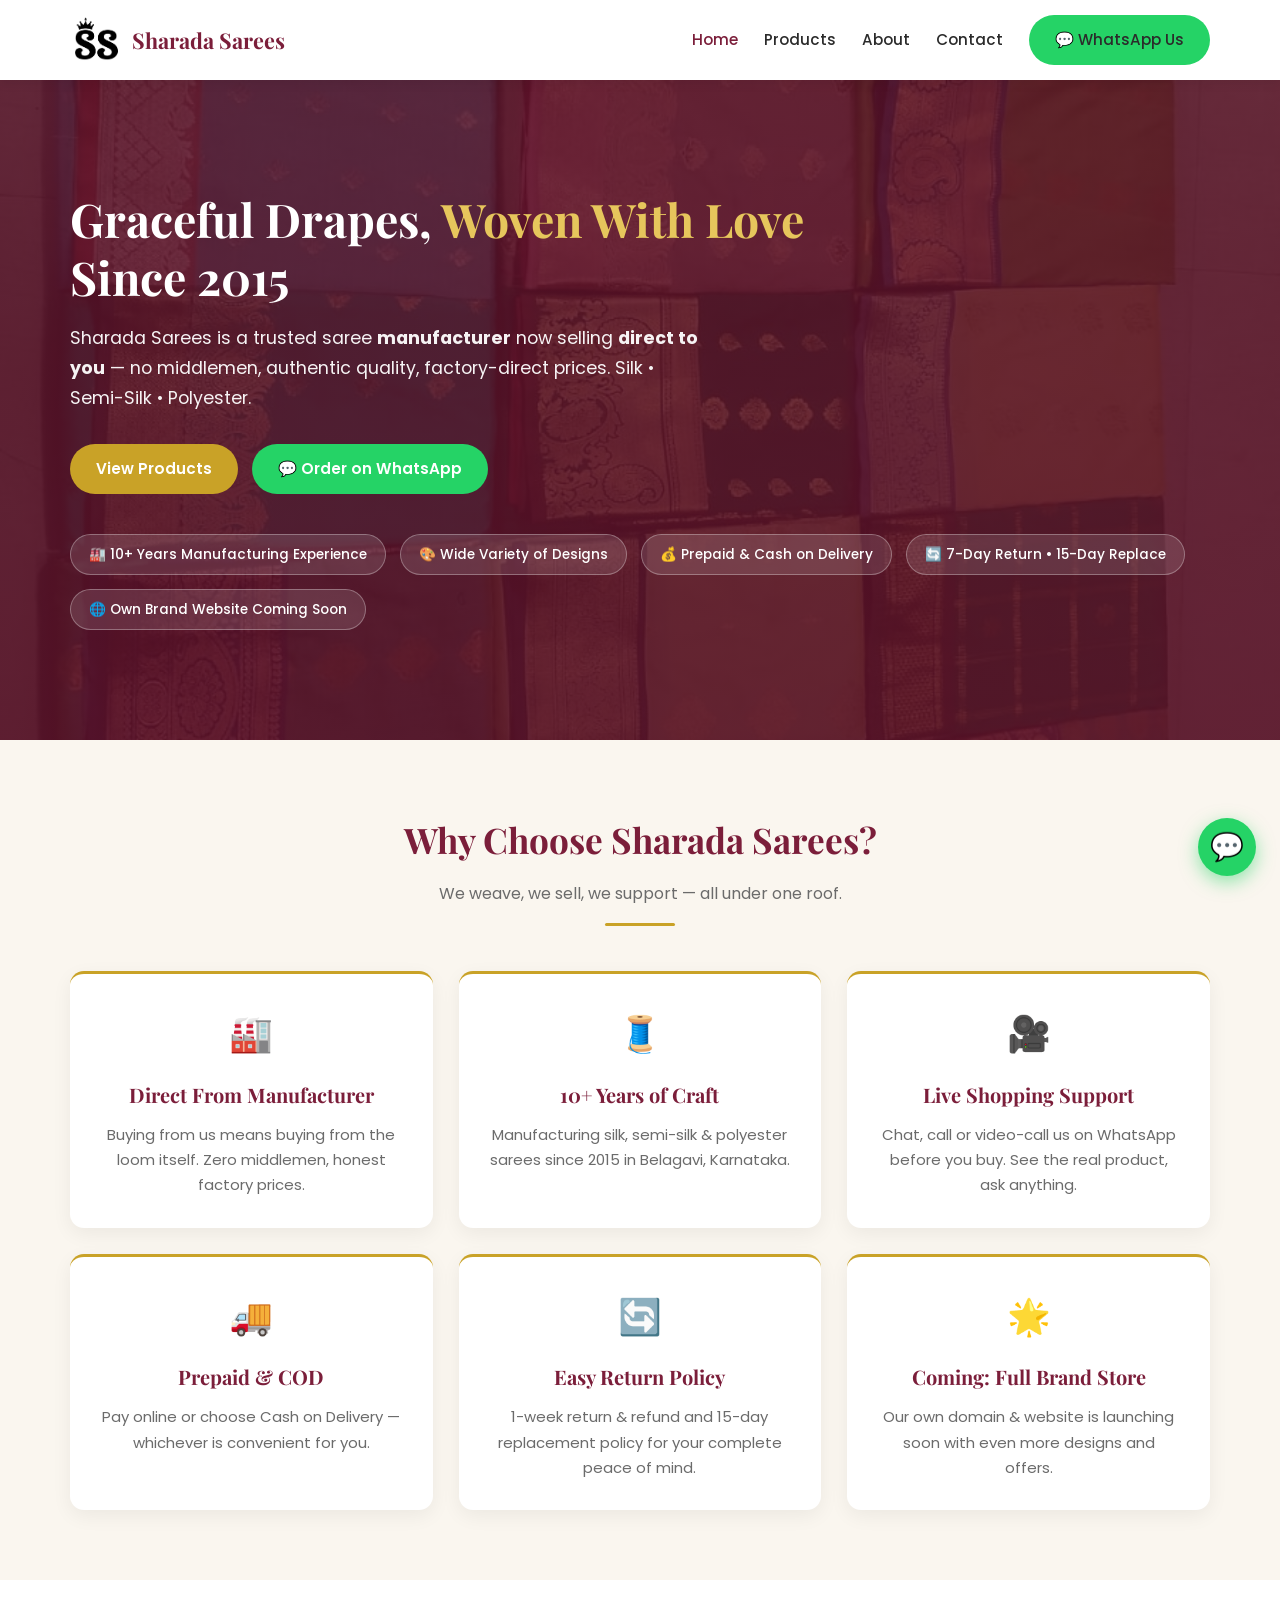
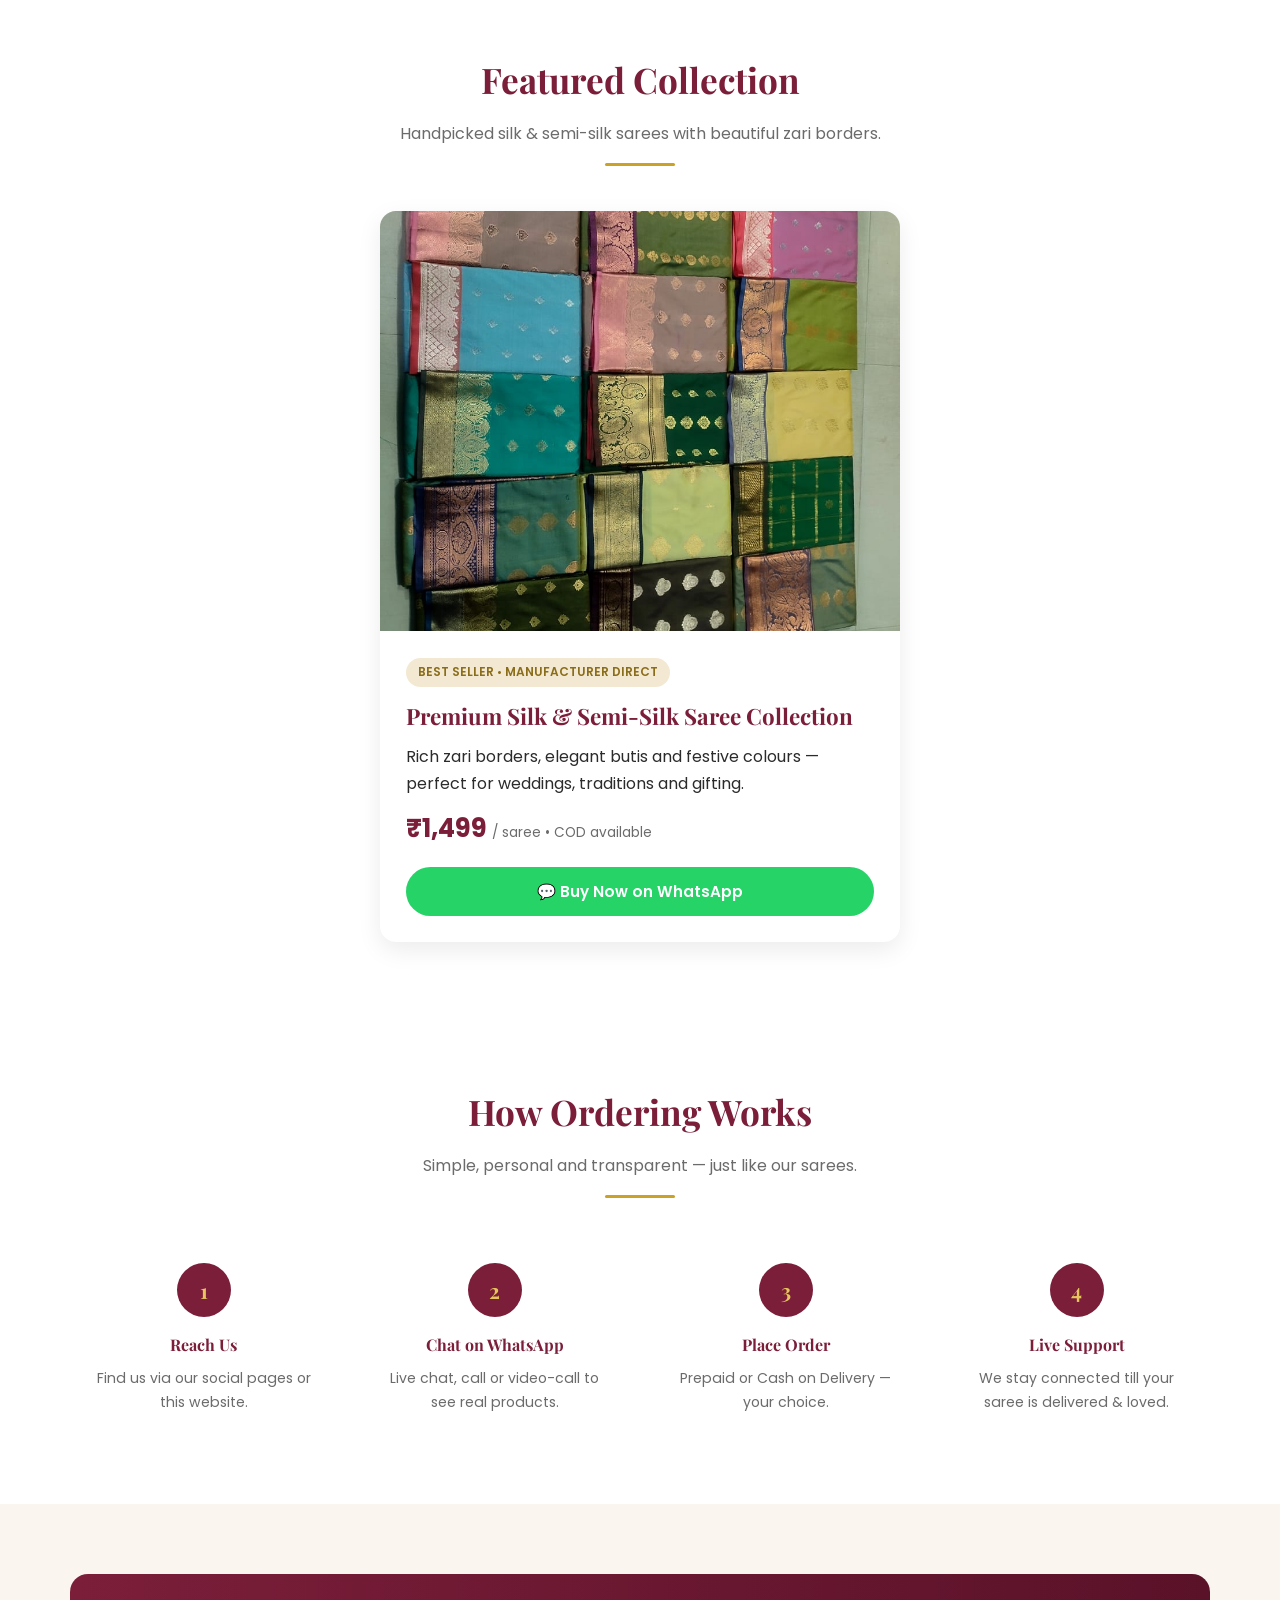
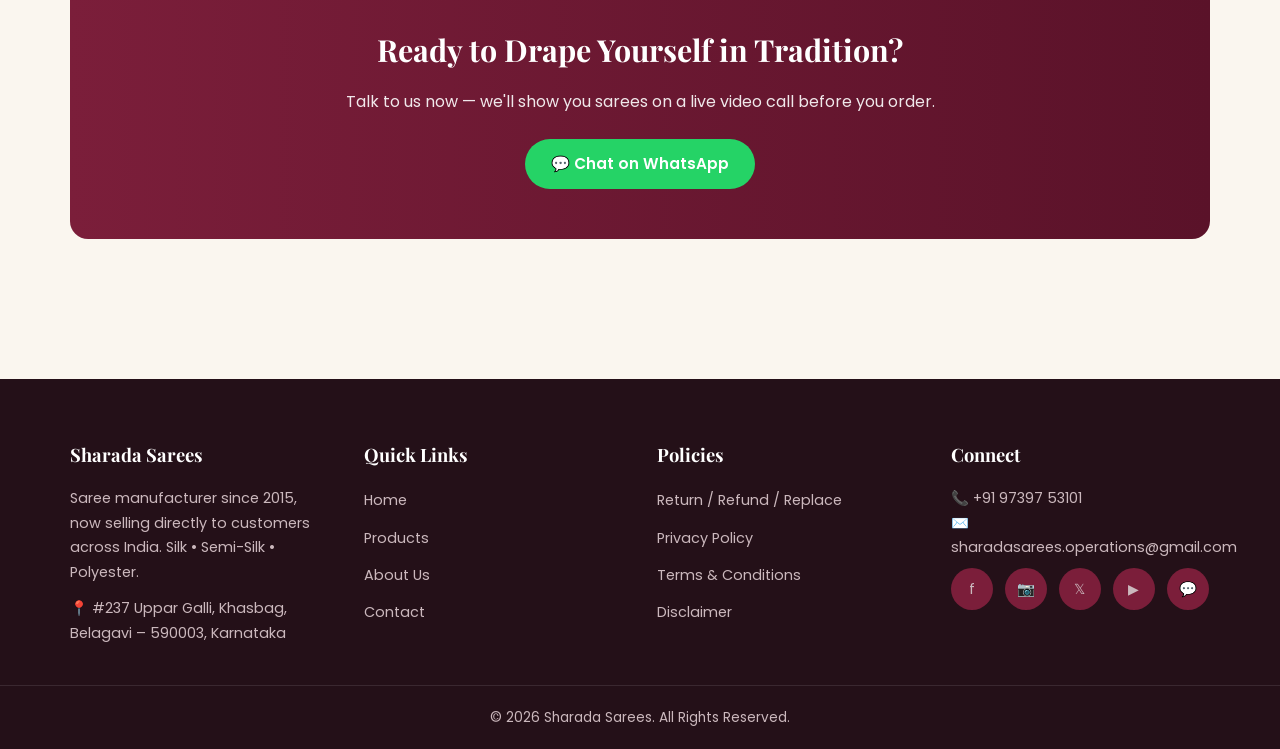
<file: index.html>
<!DOCTYPE html>
<html lang="en">
<head>
  <meta charset="UTF-8">
  <meta name="viewport" content="width=device-width, initial-scale=1.0">
  <title>Sharada Sarees | Silk & Semi-Silk Sarees Direct From Manufacturer</title>
  <meta name="description" content="Sharada Sarees, Belagavi - Manufacturer of silk, semi-silk & polyester sarees with 10+ years experience. Factory-direct prices, COD available. Chat with us on WhatsApp.">
  <link href="https://fonts.googleapis.com/css2?family=Playfair+Display:wght@600;700&family=Poppins:wght@400;500;600;700&display=swap" rel="stylesheet">
  <link rel="stylesheet" href="css/style.css">
  <link rel="icon" href="assets/logo.jpg">
</head>
<body>

<!-- HEADER -->
<header>
  <div class="container nav">
    <a href="index.html" class="brand">
      <img src="assets/logo.jpg" alt="Sharada Sarees Logo">
      <span>Sharada Sarees</span>
    </a>
    <ul class="nav-links" id="navLinks">
      <li><a href="index.html" class="active">Home</a></li>
      <li><a href="products.html">Products</a></li>
      <li><a href="about.html">About</a></li>
      <li><a href="contact.html">Contact</a></li>
      <li><a href="https://wa.me/919739753101?text=Hi%20Sharada%20Sarees!%20I%20want%20to%20know%20more%20about%20your%20sarees."
             class="btn btn-wa" target="_blank">💬 WhatsApp Us</a></li>
    </ul>
    <button class="hamburger" id="hamburger">☰</button>
  </div>
</header>

<!-- HERO -->
<section class="hero">
  <div class="container">
    <h1>Graceful Drapes, <em>Woven With Love</em><br>Since 2015</h1>
    <p>Sharada Sarees is a trusted saree <strong>manufacturer</strong> now selling
       <strong>direct to you</strong> — no middlemen, authentic quality,
       factory-direct prices. Silk • Semi-Silk • Polyester.</p>
    <div class="hero-btns">
      <a href="products.html" class="btn btn-gold">View Products</a>
      <a href="https://wa.me/919739753101?text=Hi!%20I%20would%20like%20to%20order%20a%20saree%20from%20Sharada%20Sarees."
         class="btn btn-wa" target="_blank">💬 Order on WhatsApp</a>
    </div>
    <div class="badge-strip">
      <span class="badge">🏭 10+ Years Manufacturing Experience</span>
      <span class="badge">🎨 Wide Variety of Designs</span>
      <span class="badge">💰 Prepaid & Cash on Delivery</span>
      <span class="badge">🔄 7-Day Return • 15-Day Replace</span>
      <span class="badge">🌐 Own Brand Website Coming Soon</span>
    </div>
  </div>
</section>

<!-- WHY US -->
<section>
  <div class="container">
    <div class="sec-title">
      <h2>Why Choose Sharada Sarees?</h2>
      <p>We weave, we sell, we support — all under one roof.</p>
    </div>
    <div class="grid-3">
      <div class="card"><div class="icon">🏭</div>
        <h3>Direct From Manufacturer</h3>
        <p>Buying from us means buying from the loom itself. Zero middlemen, honest factory prices.</p></div>
      <div class="card"><div class="icon">🧵</div>
        <h3>10+ Years of Craft</h3>
        <p>Manufacturing silk, semi-silk & polyester sarees since 2015 in Belagavi, Karnataka.</p></div>
      <div class="card"><div class="icon">🎥</div>
        <h3>Live Shopping Support</h3>
        <p>Chat, call or video-call us on WhatsApp before you buy. See the real product, ask anything.</p></div>
      <div class="card"><div class="icon">🚚</div>
        <h3>Prepaid & COD</h3>
        <p>Pay online or choose Cash on Delivery — whichever is convenient for you.</p></div>
      <div class="card"><div class="icon">🔄</div>
        <h3>Easy Return Policy</h3>
        <p>1-week return & refund and 15-day replacement policy for your complete peace of mind.</p></div>
      <div class="card"><div class="icon">🌟</div>
        <h3>Coming: Full Brand Store</h3>
        <p>Our own domain & website is launching soon with even more designs and offers.</p></div>
    </div>
  </div>
</section>

<!-- FEATURED PRODUCT -->
<section style="background:#fff">
  <div class="container">
    <div class="sec-title">
      <h2>Featured Collection</h2>
      <p>Handpicked silk & semi-silk sarees with beautiful zari borders.</p>
    </div>
    <div class="product-card">
      <img src="assets/product-group1.jpeg" alt="Sharada Sarees Collection">
      <div class="product-body">
        <span class="tag">BEST SELLER • MANUFACTURER DIRECT</span>
        <h3>Premium Silk & Semi-Silk Saree Collection</h3>
        <p>Rich zari borders, elegant butis and festive colours — perfect for weddings,
           traditions and gifting.</p>
        <div class="price">₹1,499 <small>/ saree • COD available</small></div>
        <a href="https://wa.me/919739753101?text=Hi!%20I%20am%20interested%20in%20the%20%E2%82%B91499%20saree%20collection.%20Please%20share%20details."
           class="btn btn-wa" target="_blank" style="width:100%;text-align:center;margin-top:12px">
           💬 Buy Now on WhatsApp</a>
      </div>
    </div>
  </div>
</section>

<!-- HOW TO ORDER -->
<section class="process">
  <div class="container">
    <div class="sec-title">
      <h2>How Ordering Works</h2>
      <p>Simple, personal and transparent — just like our sarees.</p>
    </div>
    <div class="steps">
      <div class="step"><div class="num">1</div><h4>Reach Us</h4>
        <p>Find us via our social pages or this website.</p></div>
      <div class="step"><div class="num">2</div><h4>Chat on WhatsApp</h4>
        <p>Live chat, call or video-call to see real products.</p></div>
      <div class="step"><div class="num">3</div><h4>Place Order</h4>
        <p>Prepaid or Cash on Delivery — your choice.</p></div>
      <div class="step"><div class="num">4</div><h4>Live Support</h4>
        <p>We stay connected till your saree is delivered & loved.</p></div>
    </div>
  </div>
</section>

<!-- CTA -->
<section>
  <div class="container">
    <div class="cta-band">
      <h2>Ready to Drape Yourself in Tradition?</h2>
      <p>Talk to us now — we'll show you sarees on a live video call before you order.</p>
      <a href="https://wa.me/919739753101?text=Hi%20Sharada%20Sarees!" class="btn btn-wa" target="_blank">💬 Chat on WhatsApp</a>
    </div>
  </div>
</section>

<!-- FOOTER -->
<footer>
  <div class="container foot-grid">
    <div>
      <h3>Sharada Sarees</h3>
      <p>Saree manufacturer since 2015, now selling directly to customers across India.
         Silk • Semi-Silk • Polyester.</p>
      <p style="margin-top:12px">📍 #237 Uppar Galli, Khasbag,<br>Belagavi – 590003, Karnataka</p>
    </div>
    <div>
      <h3>Quick Links</h3>
      <ul>
        <li><a href="index.html">Home</a></li>
        <li><a href="products.html">Products</a></li>
        <li><a href="about.html">About Us</a></li>
        <li><a href="contact.html">Contact</a></li>
      </ul>
    </div>
    <div>
      <h3>Policies</h3>
      <ul>
        <li><a href="return-policy.html">Return / Refund / Replace</a></li>
        <li><a href="privacy.html">Privacy Policy</a></li>
        <li><a href="terms.html">Terms & Conditions</a></li>
        <li><a href="disclaimer.html">Disclaimer</a></li>
      </ul>
    </div>
    <div>
      <h3>Connect</h3>
      <p>📞 +91 97397 53101</p>
      <p>✉️ sharadasarees.operations@gmail.com</p>
      <div class="socials">
        <a href="https://www.facebook.com/SharadaSareees" target="_blank" title="Facebook">f</a>
        <a href="https://www.instagram.com/sharada__sarees/" target="_blank" title="Instagram">📷</a>
        <a href="https://x.com/SareesSharada" target="_blank" title="X">𝕏</a>
        <a href="https://www.youtube.com/@sharadasarees" target="_blank" title="YouTube">▶</a>
        <a href="https://wa.me/919739753101" target="_blank" title="WhatsApp">💬</a>
      </div>
    </div>
  </div>
  <div class="foot-bottom">© <span id="year"></span> Sharada Sarees. All Rights Reserved.</div>
</footer>

<!-- FLOATING WHATSAPP -->
<a href="https://wa.me/919739753101?text=Hi%20Sharada%20Sarees!" class="float-wa" target="_blank" title="Chat on WhatsApp">💬</a>

<script src="js/main.js"></script>
</body>
</html>
</file>
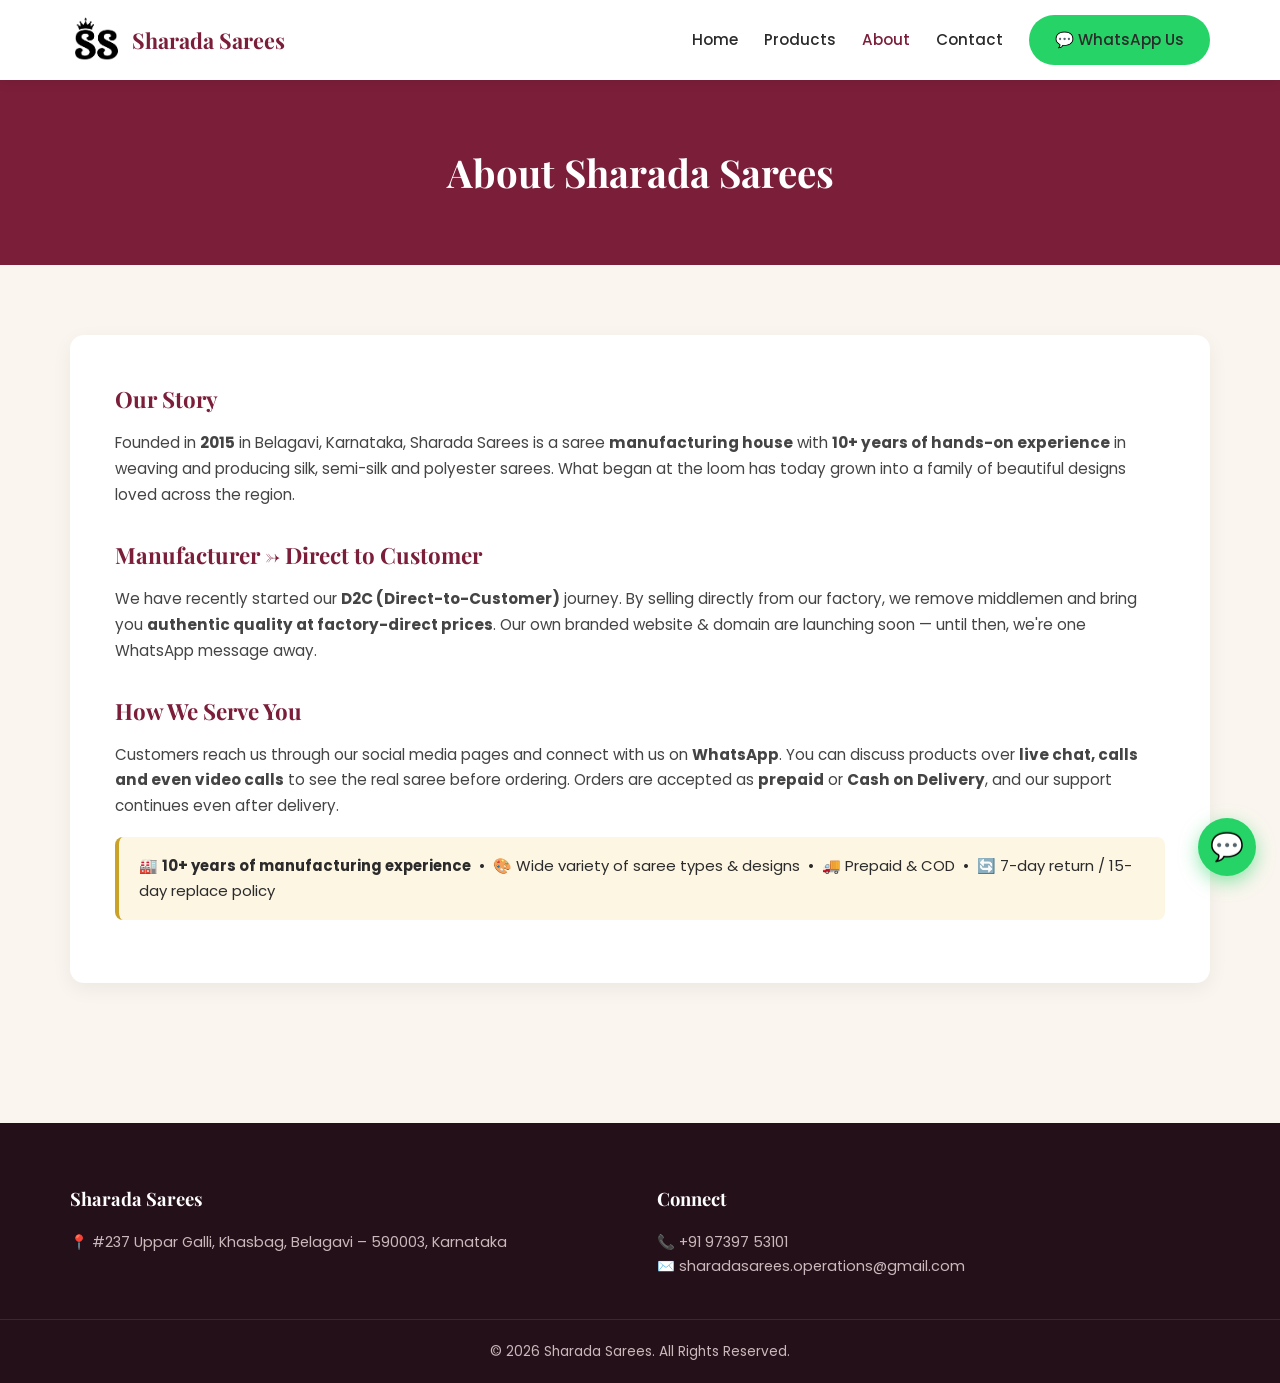
<file: about.html>
<!DOCTYPE html>
<html lang="en">
<head>
  <meta charset="UTF-8">
  <meta name="viewport" content="width=device-width, initial-scale=1.0">
  <title>About Us | Sharada Sarees</title>
  <link href="https://fonts.googleapis.com/css2?family=Playfair+Display:wght@600;700&family=Poppins:wght@400;500;600&display=swap" rel="stylesheet">
  <link rel="stylesheet" href="css/style.css"><link rel="icon" href="assets/logo.jpg">
</head>
<body>
<header>
  <div class="container nav">
    <a href="index.html" class="brand"><img src="assets/logo.jpg" alt="Logo"><span>Sharada Sarees</span></a>
    <ul class="nav-links" id="navLinks">
      <li><a href="index.html">Home</a></li><li><a href="products.html">Products</a></li>
      <li><a href="about.html" class="active">About</a></li><li><a href="contact.html">Contact</a></li>
      <li><a href="https://wa.me/919739753101" class="btn btn-wa" target="_blank">💬 WhatsApp Us</a></li>
    </ul><button class="hamburger" id="hamburger">☰</button>
  </div>
</header>

<section class="page-hero"><h1>About Sharada Sarees</h1></section>

<section>
  <div class="container policy-content">
    <h2>Our Story</h2>
    <p>Founded in <strong>2015</strong> in Belagavi, Karnataka, Sharada Sarees is a saree
    <strong>manufacturing house</strong> with <strong>10+ years of hands-on experience</strong> in weaving
    and producing silk, semi-silk and polyester sarees. What began at the loom has today grown into a
    family of beautiful designs loved across the region.</p>

    <h2>Manufacturer → Direct to Customer</h2>
    <p>We have recently started our <strong>D2C (Direct-to-Customer)</strong> journey. By selling directly
    from our factory, we remove middlemen and bring you <strong>authentic quality at factory-direct prices</strong>.
    Our own branded website & domain are launching soon — until then, we're one WhatsApp message away.</p>

    <h2>How We Serve You</h2>
    <p>Customers reach us through our social media pages and connect with us on
    <strong>WhatsApp</strong>. You can discuss products over <strong>live chat, calls and even video calls</strong>
    to see the real saree before ordering. Orders are accepted as <strong>prepaid</strong> or
    <strong>Cash on Delivery</strong>, and our support continues even after delivery.</p>

    <div class="callout">🏭 <strong>10+ years of manufacturing experience</strong> &nbsp;•&nbsp;
      🎨 Wide variety of saree types & designs &nbsp;•&nbsp; 🚚 Prepaid & COD &nbsp;•&nbsp;
      🔄 7-day return / 15-day replace policy</div>
  </div>
</section>

<footer>
  <div class="container foot-grid">
    <div><h3>Sharada Sarees</h3><p>📍 #237 Uppar Galli, Khasbag, Belagavi – 590003, Karnataka</p></div>
    <div><h3>Connect</h3><p>📞 +91 97397 53101</p><p>✉️ sharadasarees.operations@gmail.com</p></div>
  </div>
  <div class="foot-bottom">© <span id="year"></span> Sharada Sarees. All Rights Reserved.</div>
</footer>
<a href="https://wa.me/919739753101" class="float-wa" target="_blank">💬</a>
<script src="js/main.js"></script>
</body>
</html>
</file>
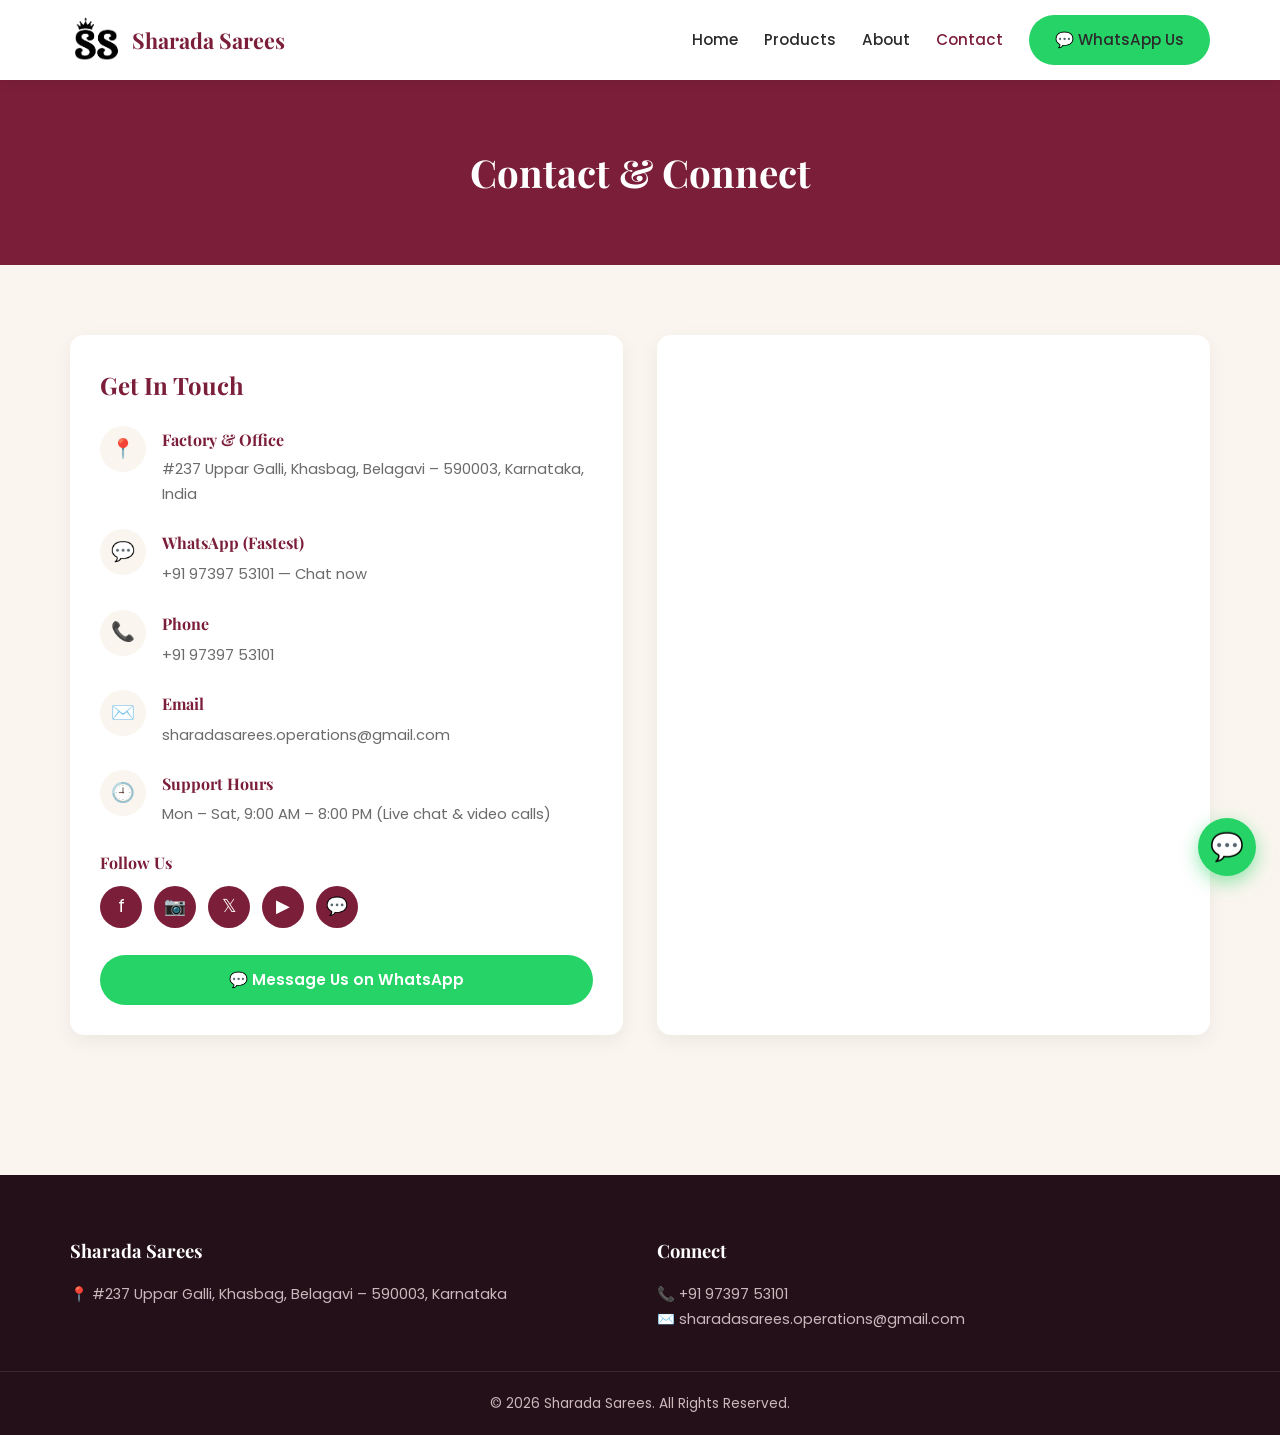
<file: contact.html>
<!DOCTYPE html>
<html lang="en">
<head>
  <meta charset="UTF-8">
  <meta name="viewport" content="width=device-width, initial-scale=1.0">
  <title>Contact Us | Sharada Sarees</title>
  <link href="https://fonts.googleapis.com/css2?family=Playfair+Display:wght@600;700&family=Poppins:wght@400;500;600&display=swap" rel="stylesheet">
  <link rel="stylesheet" href="css/style.css"><link rel="icon" href="assets/logo.jpg">
</head>
<body>
<header>
  <div class="container nav">
    <a href="index.html" class="brand"><img src="assets/logo.jpg" alt="Logo"><span>Sharada Sarees</span></a>
    <ul class="nav-links" id="navLinks">
      <li><a href="index.html">Home</a></li><li><a href="products.html">Products</a></li>
      <li><a href="about.html">About</a></li><li><a href="contact.html" class="active">Contact</a></li>
      <li><a href="https://wa.me/919739753101" class="btn btn-wa" target="_blank">💬 WhatsApp Us</a></li>
    </ul><button class="hamburger" id="hamburger">☰</button>
  </div>
</header>

<section class="page-hero"><h1>Contact & Connect</h1></section>

<section>
  <div class="container">
    <div class="contact-grid">
      <div class="info-box">
        <h2 style="margin-bottom:20px">Get In Touch</h2>
        <div class="info-row"><div class="ic">📍</div><div><h4>Factory & Office</h4>
          <p>#237 Uppar Galli, Khasbag, Belagavi – 590003, Karnataka, India</p></div></div>
        <div class="info-row"><div class="ic">💬</div><div><h4>WhatsApp (Fastest)</h4>
          <a href="https://wa.me/919739753101" target="_blank">+91 97397 53101 — Chat now</a></div></div>
        <div class="info-row"><div class="ic">📞</div><div><h4>Phone</h4>
          <a href="tel:+919739753101">+91 97397 53101</a></div></div>
        <div class="info-row"><div class="ic">✉️</div><div><h4>Email</h4>
          <a href="mailto:sharadasarees.operations@gmail.com">sharadasarees.operations@gmail.com</a></div></div>
        <div class="info-row"><div class="ic">🕘</div><div><h4>Support Hours</h4>
          <p>Mon – Sat, 9:00 AM – 8:00 PM (Live chat & video calls)</p></div></div>

        <h4 style="margin:18px 0 10px">Follow Us</h4>
        <div class="socials">
          <a href="https://www.facebook.com/SharadaSareees" target="_blank">f</a>
          <a href="https://www.instagram.com/sharada__sarees/" target="_blank">📷</a>
          <a href="https://x.com/SareesSharada" target="_blank">𝕏</a>
          <a href="https://www.youtube.com/@sharadasarees" target="_blank">▶</a>
          <a href="https://wa.me/919739753101" target="_blank">💬</a>
        </div>
        <br>
        <a href="https://wa.me/919739753101?text=Hi%20Sharada%20Sarees!%20I%20have%20a%20query."
           class="btn btn-wa" target="_blank" style="width:100%;text-align:center">💬 Message Us on WhatsApp</a>
      </div>

      <div class="info-box" style="padding:0;overflow:hidden">
        <iframe class="map-frame"
          src="https://www.google.com/maps?q=Khasbag,+Belagavi,+590003&output=embed"
          loading="lazy" allowfullscreen></iframe>
      </div>
    </div>
  </div>
</section>

<footer>
  <div class="container foot-grid">
    <div><h3>Sharada Sarees</h3><p>📍 #237 Uppar Galli, Khasbag, Belagavi – 590003, Karnataka</p></div>
    <div><h3>Connect</h3><p>📞 +91 97397 53101</p><p>✉️ sharadasarees.operations@gmail.com</p></div>
  </div>
  <div class="foot-bottom">© <span id="year"></span> Sharada Sarees. All Rights Reserved.</div>
</footer>
<a href="https://wa.me/919739753101" class="float-wa" target="_blank">💬</a>
<script src="js/main.js"></script>
</body>
</html>
</file>
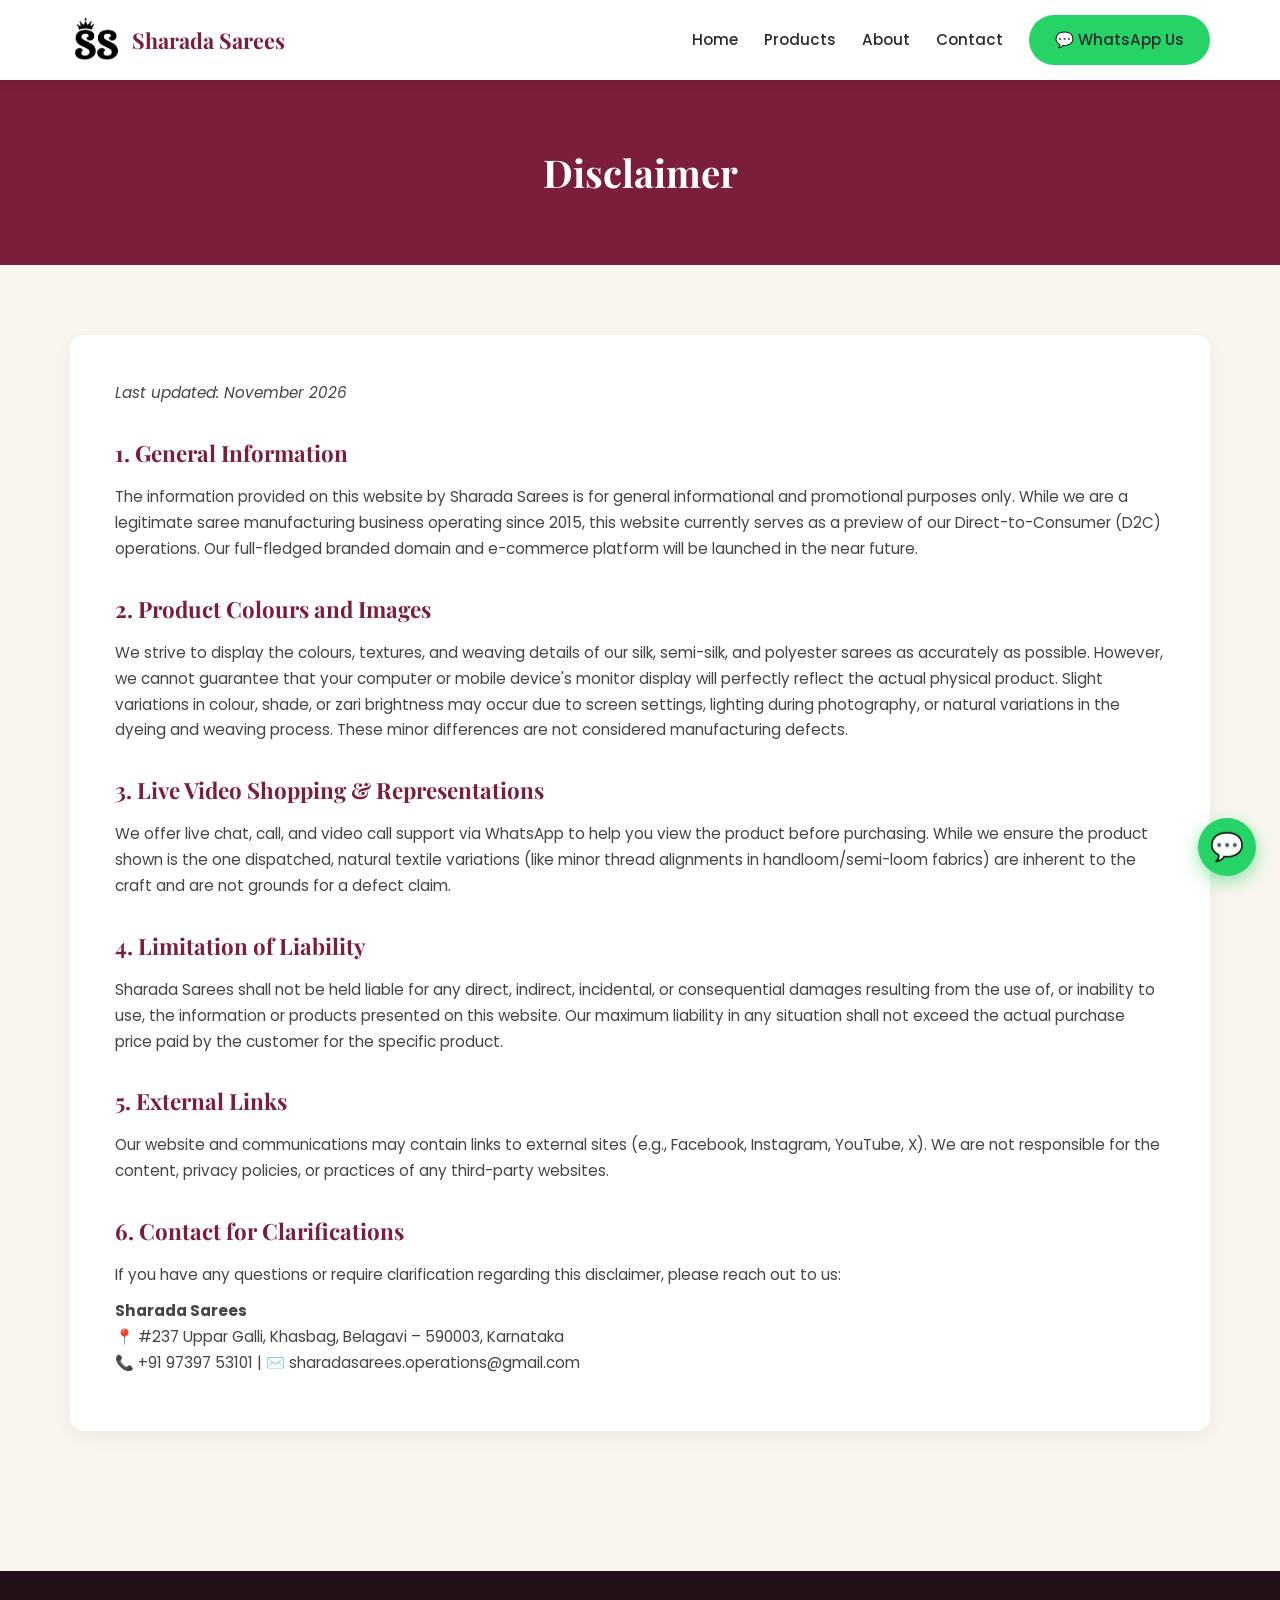
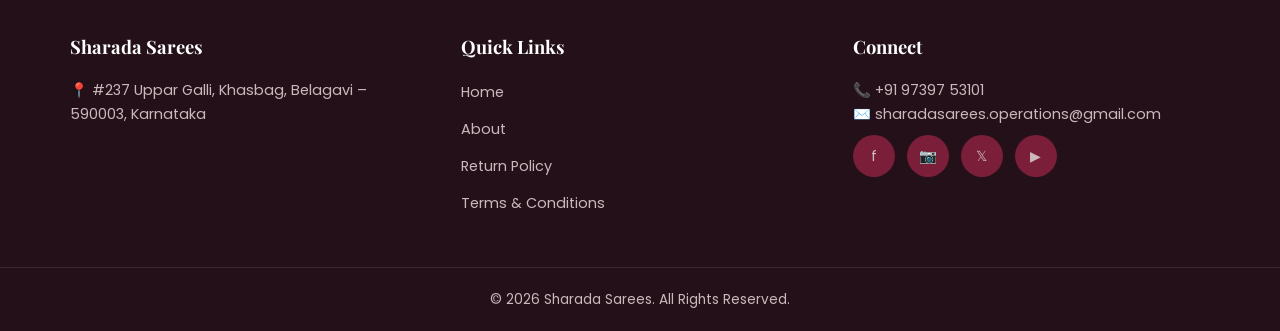
<file: disclaimer.html>
<!DOCTYPE html>
<html lang="en">
<head>
  <meta charset="UTF-8">
  <meta name="viewport" content="width=device-width, initial-scale=1.0">
  <title>Disclaimer | Sharada Sarees</title>
  <link href="https://fonts.googleapis.com/css2?family=Playfair+Display:wght@600;700&family=Poppins:wght@400;500;600&display=swap" rel="stylesheet">
  <link rel="stylesheet" href="css/style.css">
  <link rel="icon" href="assets/logo.jpg">
</head>
<body>

<header>
  <div class="container nav">
    <a href="index.html" class="brand"><img src="assets/logo.jpg" alt="Sharada Sarees Logo"><span>Sharada Sarees</span></a>
    <ul class="nav-links" id="navLinks">
      <li><a href="index.html">Home</a></li>
      <li><a href="products.html">Products</a></li>
      <li><a href="about.html">About</a></li>
      <li><a href="contact.html">Contact</a></li>
      <li><a href="https://wa.me/919739753101" class="btn btn-wa" target="_blank">💬 WhatsApp Us</a></li>
    </ul>
    <button class="hamburger" id="hamburger">☰</button>
  </div>
</header>

<section class="page-hero"><h1>Disclaimer</h1></section>

<section>
  <div class="container policy-content">
    <p><em>Last updated: November 2026</em></p>

    <h2>1. General Information</h2>
    <p>The information provided on this website by Sharada Sarees is for general informational and promotional purposes only. While we are a legitimate saree manufacturing business operating since 2015, this website currently serves as a preview of our Direct-to-Consumer (D2C) operations. Our full-fledged branded domain and e-commerce platform will be launched in the near future.</p>

    <h2>2. Product Colours and Images</h2>
    <p>We strive to display the colours, textures, and weaving details of our silk, semi-silk, and polyester sarees as accurately as possible. However, we cannot guarantee that your computer or mobile device's monitor display will perfectly reflect the actual physical product. Slight variations in colour, shade, or zari brightness may occur due to screen settings, lighting during photography, or natural variations in the dyeing and weaving process. These minor differences are not considered manufacturing defects.</p>

    <h2>3. Live Video Shopping & Representations</h2>
    <p>We offer live chat, call, and video call support via WhatsApp to help you view the product before purchasing. While we ensure the product shown is the one dispatched, natural textile variations (like minor thread alignments in handloom/semi-loom fabrics) are inherent to the craft and are not grounds for a defect claim.</p>

    <h2>4. Limitation of Liability</h2>
    <p>Sharada Sarees shall not be held liable for any direct, indirect, incidental, or consequential damages resulting from the use of, or inability to use, the information or products presented on this website. Our maximum liability in any situation shall not exceed the actual purchase price paid by the customer for the specific product.</p>

    <h2>5. External Links</h2>
    <p>Our website and communications may contain links to external sites (e.g., Facebook, Instagram, YouTube, X). We are not responsible for the content, privacy policies, or practices of any third-party websites.</p>

    <h2>6. Contact for Clarifications</h2>
    <p>If you have any questions or require clarification regarding this disclaimer, please reach out to us:</p>
    <p><strong>Sharada Sarees</strong><br>
    📍 #237 Uppar Galli, Khasbag, Belagavi – 590003, Karnataka<br>
    📞 +91 97397 53101 | ✉️ sharadasarees.operations@gmail.com</p>
  </div>
</section>

<footer>
  <div class="container foot-grid">
    <div><h3>Sharada Sarees</h3><p>📍 #237 Uppar Galli, Khasbag, Belagavi – 590003, Karnataka</p></div>
    <div><h3>Quick Links</h3><ul>
      <li><a href="index.html">Home</a></li><li><a href="about.html">About</a></li>
      <li><a href="return-policy.html">Return Policy</a></li><li><a href="terms.html">Terms & Conditions</a></li>
    </ul></div>
    <div><h3>Connect</h3><p>📞 +91 97397 53101</p><p>✉️ sharadasarees.operations@gmail.com</p>
      <div class="socials">
        <a href="https://www.facebook.com/SharadaSareees" target="_blank">f</a>
        <a href="https://www.instagram.com/sharada__sarees/" target="_blank">📷</a>
        <a href="https://x.com/SareesSharada" target="_blank">𝕏</a>
        <a href="https://www.youtube.com/@sharadasarees" target="_blank">▶</a>
      </div>
    </div>
  </div>
  <div class="foot-bottom">© <span id="year"></span> Sharada Sarees. All Rights Reserved.</div>
</footer>

<a href="https://wa.me/919739753101" class="float-wa" target="_blank" title="Chat on WhatsApp">💬</a>
<script src="js/main.js"></script>
</body>
</html>
</file>
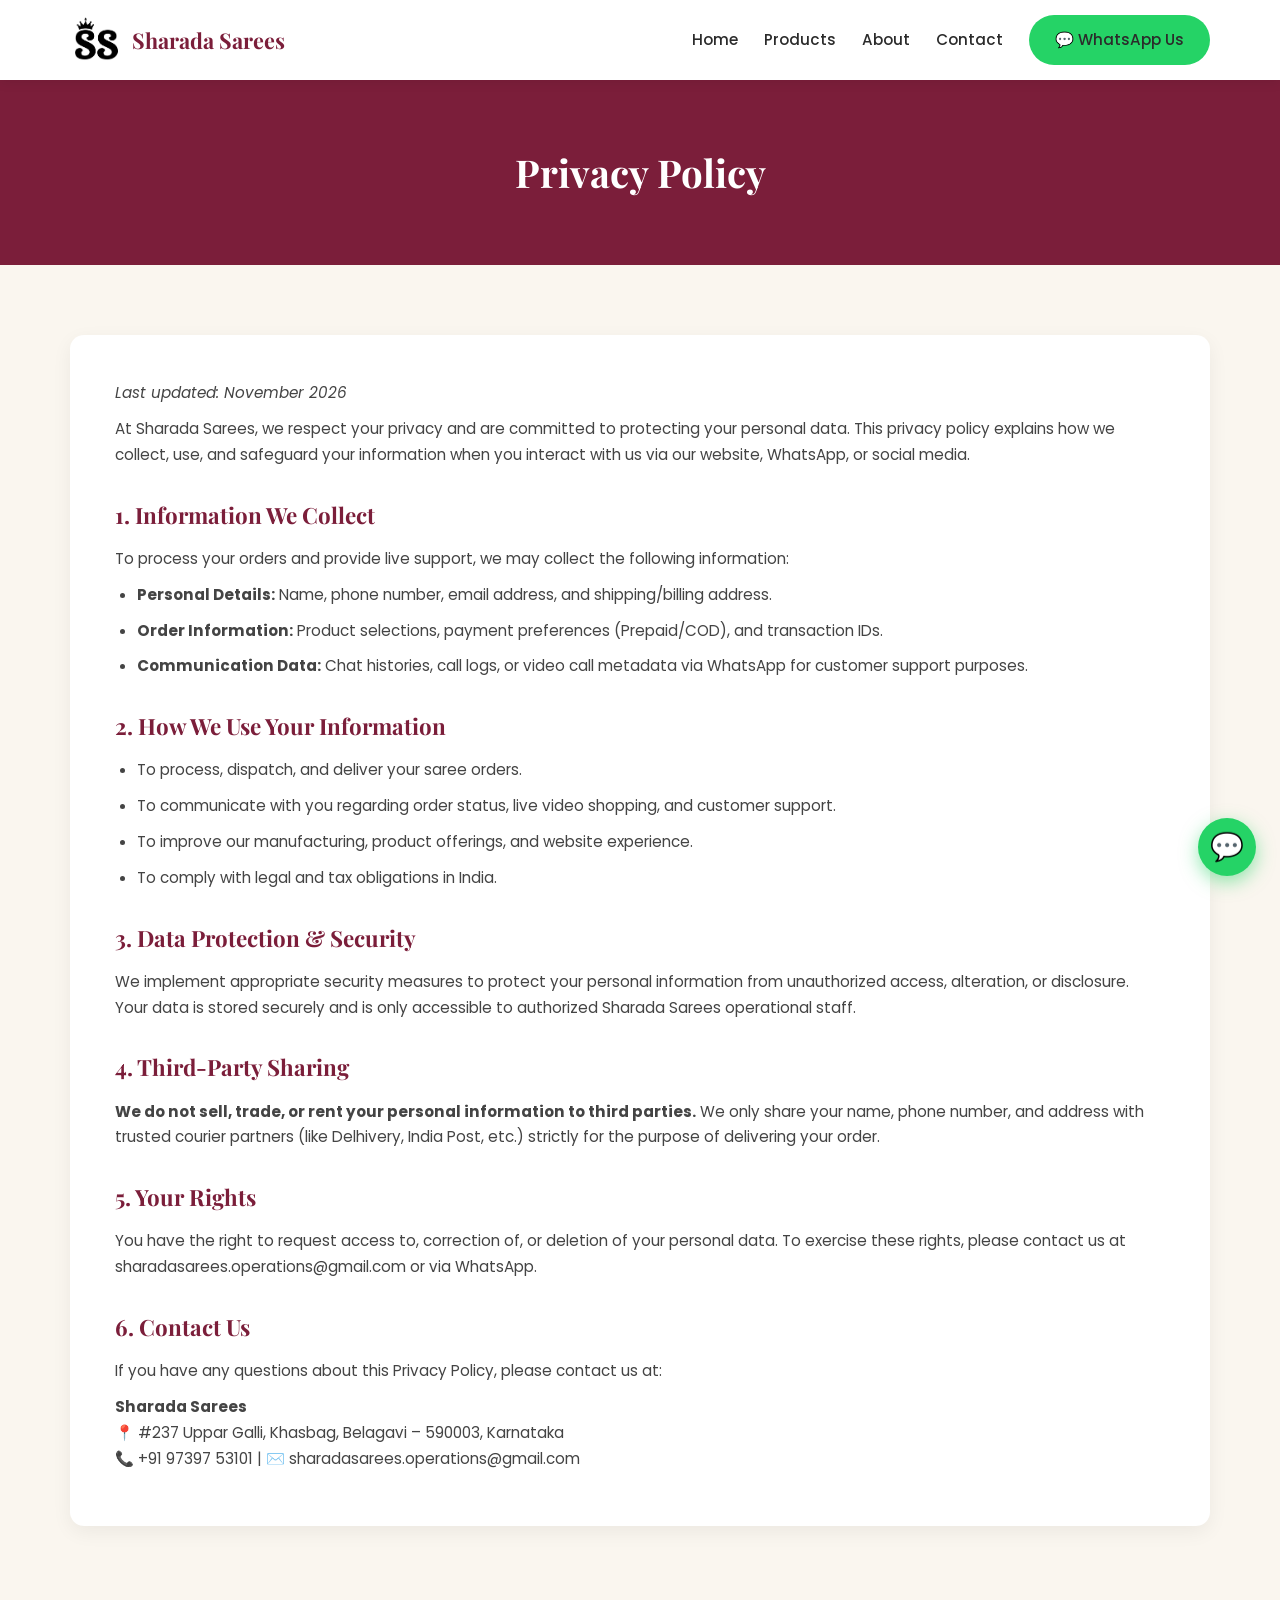
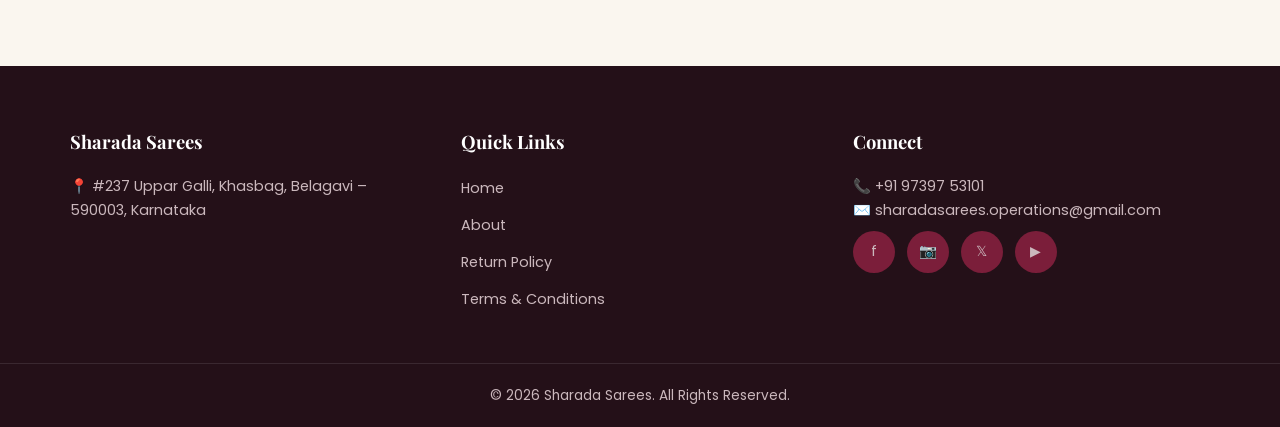
<file: privacy.html>
<!DOCTYPE html>
<html lang="en">
<head>
  <meta charset="UTF-8">
  <meta name="viewport" content="width=device-width, initial-scale=1.0">
  <title>Privacy Policy | Sharada Sarees</title>
  <link href="https://fonts.googleapis.com/css2?family=Playfair+Display:wght@600;700&family=Poppins:wght@400;500;600&display=swap" rel="stylesheet">
  <link rel="stylesheet" href="css/style.css">
  <link rel="icon" href="assets/logo.jpg">
</head>
<body>

<header>
  <div class="container nav">
    <a href="index.html" class="brand"><img src="assets/logo.jpg" alt="Sharada Sarees Logo"><span>Sharada Sarees</span></a>
    <ul class="nav-links" id="navLinks">
      <li><a href="index.html">Home</a></li>
      <li><a href="products.html">Products</a></li>
      <li><a href="about.html">About</a></li>
      <li><a href="contact.html">Contact</a></li>
      <li><a href="https://wa.me/919739753101" class="btn btn-wa" target="_blank">💬 WhatsApp Us</a></li>
    </ul>
    <button class="hamburger" id="hamburger">☰</button>
  </div>
</header>

<section class="page-hero"><h1>Privacy Policy</h1></section>

<section>
  <div class="container policy-content">
    <p><em>Last updated: November 2026</em></p>
    <p>At Sharada Sarees, we respect your privacy and are committed to protecting your personal data. This privacy policy explains how we collect, use, and safeguard your information when you interact with us via our website, WhatsApp, or social media.</p>

    <h2>1. Information We Collect</h2>
    <p>To process your orders and provide live support, we may collect the following information:</p>
    <ul>
      <li><strong>Personal Details:</strong> Name, phone number, email address, and shipping/billing address.</li>
      <li><strong>Order Information:</strong> Product selections, payment preferences (Prepaid/COD), and transaction IDs.</li>
      <li><strong>Communication Data:</strong> Chat histories, call logs, or video call metadata via WhatsApp for customer support purposes.</li>
    </ul>

    <h2>2. How We Use Your Information</h2>
    <ul>
      <li>To process, dispatch, and deliver your saree orders.</li>
      <li>To communicate with you regarding order status, live video shopping, and customer support.</li>
      <li>To improve our manufacturing, product offerings, and website experience.</li>
      <li>To comply with legal and tax obligations in India.</li>
    </ul>

    <h2>3. Data Protection & Security</h2>
    <p>We implement appropriate security measures to protect your personal information from unauthorized access, alteration, or disclosure. Your data is stored securely and is only accessible to authorized Sharada Sarees operational staff.</p>

    <h2>4. Third-Party Sharing</h2>
    <p><strong>We do not sell, trade, or rent your personal information to third parties.</strong> We only share your name, phone number, and address with trusted courier partners (like Delhivery, India Post, etc.) strictly for the purpose of delivering your order.</p>

    <h2>5. Your Rights</h2>
    <p>You have the right to request access to, correction of, or deletion of your personal data. To exercise these rights, please contact us at <a href="mailto:sharadasarees.operations@gmail.com">sharadasarees.operations@gmail.com</a> or via WhatsApp.</p>

    <h2>6. Contact Us</h2>
    <p>If you have any questions about this Privacy Policy, please contact us at:</p>
    <p><strong>Sharada Sarees</strong><br>
    📍 #237 Uppar Galli, Khasbag, Belagavi – 590003, Karnataka<br>
    📞 +91 97397 53101 | ✉️ sharadasarees.operations@gmail.com</p>
  </div>
</section>

<footer>
  <div class="container foot-grid">
    <div><h3>Sharada Sarees</h3><p>📍 #237 Uppar Galli, Khasbag, Belagavi – 590003, Karnataka</p></div>
    <div><h3>Quick Links</h3><ul>
      <li><a href="index.html">Home</a></li><li><a href="about.html">About</a></li>
      <li><a href="return-policy.html">Return Policy</a></li><li><a href="terms.html">Terms & Conditions</a></li>
    </ul></div>
    <div><h3>Connect</h3><p>📞 +91 97397 53101</p><p>✉️ sharadasarees.operations@gmail.com</p>
      <div class="socials">
        <a href="https://www.facebook.com/SharadaSareees" target="_blank">f</a>
        <a href="https://www.instagram.com/sharada__sarees/" target="_blank">📷</a>
        <a href="https://x.com/SareesSharada" target="_blank">𝕏</a>
        <a href="https://www.youtube.com/@sharadasarees" target="_blank">▶</a>
      </div>
    </div>
  </div>
  <div class="foot-bottom">© <span id="year"></span> Sharada Sarees. All Rights Reserved.</div>
</footer>

<a href="https://wa.me/919739753101" class="float-wa" target="_blank" title="Chat on WhatsApp">💬</a>
<script src="js/main.js"></script>
</body>
</html>
</file>
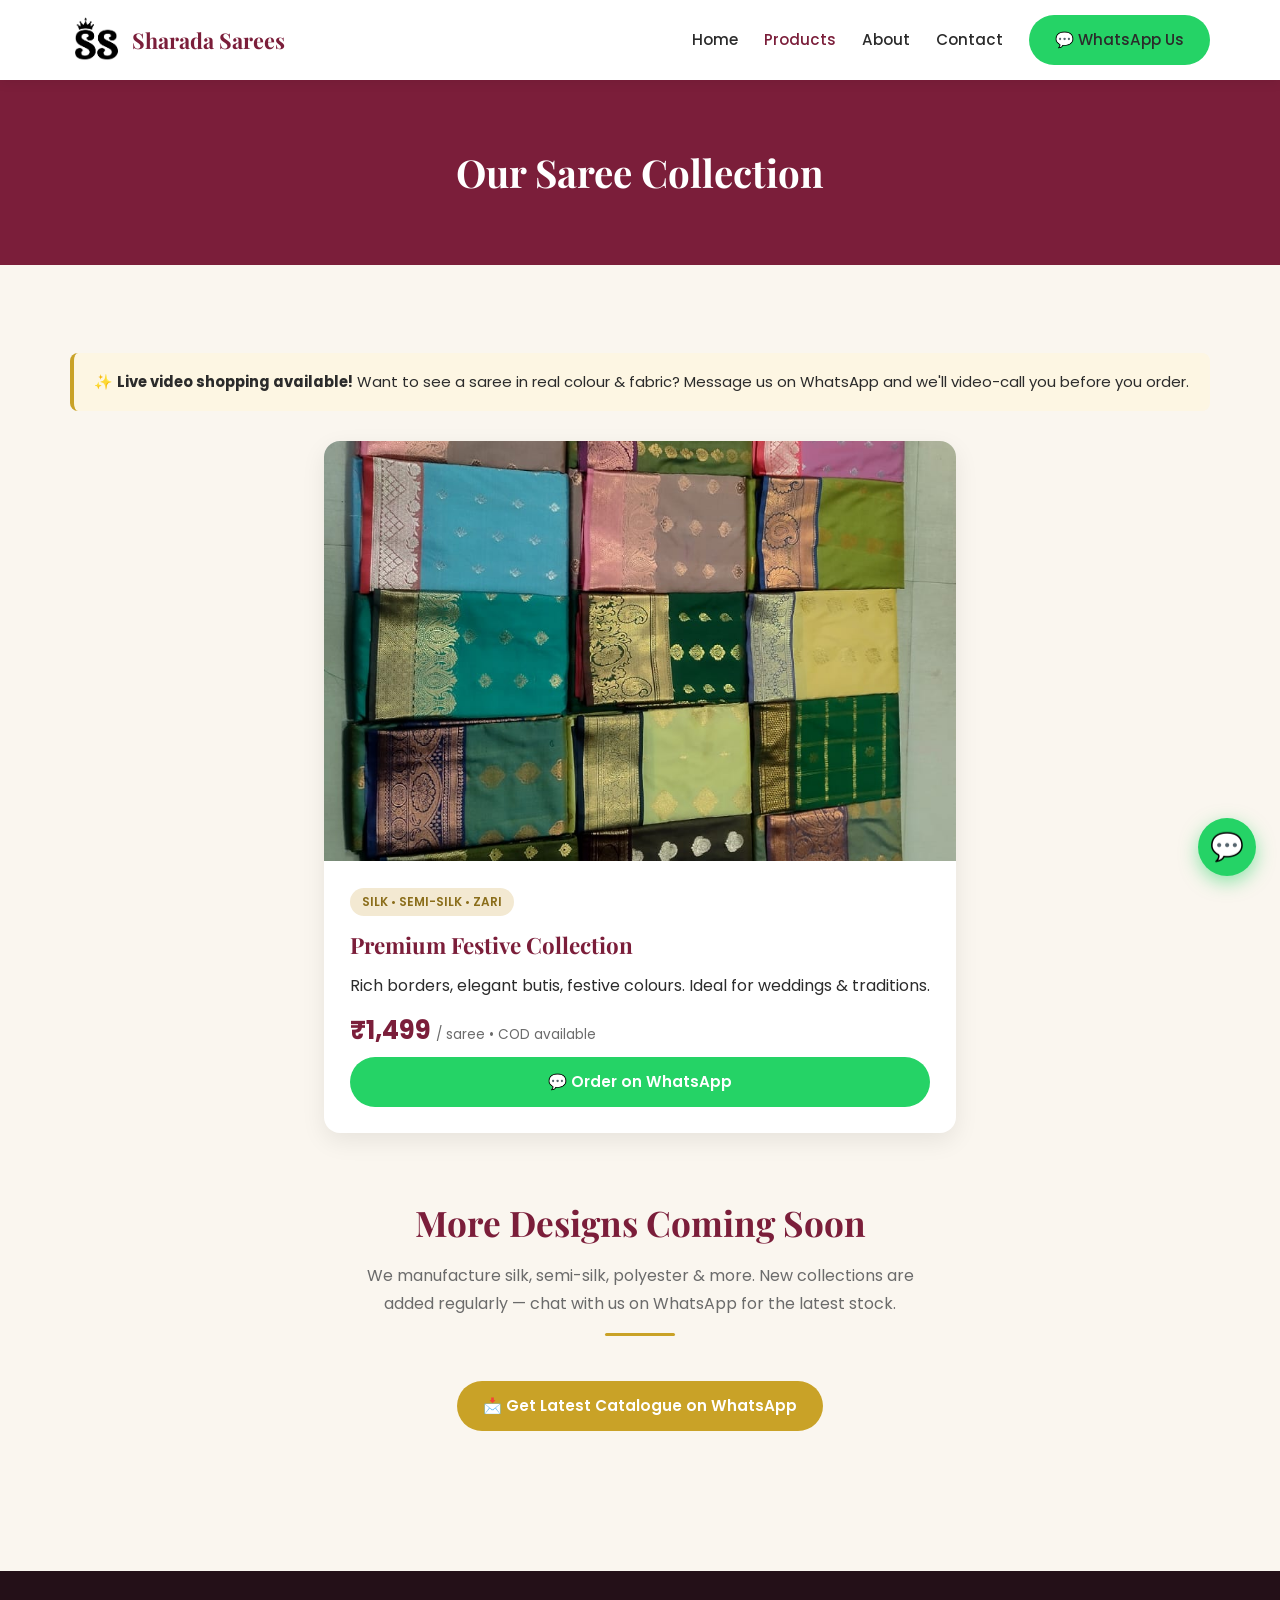
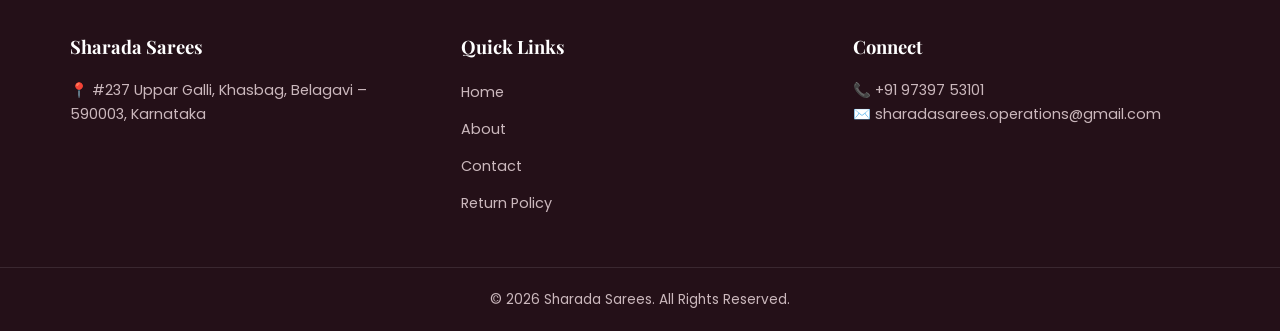
<file: products.html>
<!DOCTYPE html>
<html lang="en">
<head>
  <meta charset="UTF-8">
  <meta name="viewport" content="width=device-width, initial-scale=1.0">
  <title>Products | Sharada Sarees</title>
  <link href="https://fonts.googleapis.com/css2?family=Playfair+Display:wght@600;700&family=Poppins:wght@400;500;600&display=swap" rel="stylesheet">
  <link rel="stylesheet" href="css/style.css">
  <link rel="icon" href="assets/logo.jpg">
</head>
<body>
<header>
  <div class="container nav">
    <a href="index.html" class="brand"><img src="assets/logo.jpg" alt="Sharada Sarees Logo"><span>Sharada Sarees</span></a>
    <ul class="nav-links" id="navLinks">
      <li><a href="index.html">Home</a></li>
      <li><a href="products.html" class="active">Products</a></li>
      <li><a href="about.html">About</a></li>
      <li><a href="contact.html">Contact</a></li>
      <li><a href="https://wa.me/919739753101" class="btn btn-wa" target="_blank">💬 WhatsApp Us</a></li>
    </ul>
    <button class="hamburger" id="hamburger">☰</button>
  </div>
</header>

<section class="page-hero"><h1>Our Saree Collection</h1></section>

<section>
  <div class="container">
    <div class="callout">✨ <strong>Live video shopping available!</strong> Want to see a saree in real colour & fabric?
      Message us on WhatsApp and we'll video-call you before you order.</div>

    <div class="grid-3" style="margin-top:30px">
      <div class="product-card" style="max-width:none">
        <img src="assets/product-group1.jpeg" alt="Silk & Semi-Silk Saree Collection">
        <div class="product-body">
          <span class="tag">SILK • SEMI-SILK • ZARI</span>
          <h3>Premium Festive Collection</h3>
          <p>Rich borders, elegant butis, festive colours. Ideal for weddings & traditions.</p>
          <div class="price">₹1,499 <small>/ saree • COD available</small></div>
          <a href="https://wa.me/919739753101?text=Hi!%20I%20want%20to%20order%20the%20%E2%82%B91499%20Premium%20Collection."
             class="btn btn-wa" target="_blank" style="display:block;text-align:center">💬 Order on WhatsApp</a>
        </div>
      </div>
    </div>

    <div class="sec-title" style="margin-top:60px">
      <h2>More Designs Coming Soon</h2>
      <p>We manufacture silk, semi-silk, polyester & more. New collections are added regularly —
         chat with us on WhatsApp for the latest stock.</p>
    </div>
    <div style="text-align:center">
      <a href="https://wa.me/919739753101?text=Hi!%20Please%20share%20your%20latest%20saree%20collection%20photos%20and%20prices."
         class="btn btn-gold" target="_blank">📩 Get Latest Catalogue on WhatsApp</a>
    </div>
  </div>
</section>

<footer>
  <div class="container foot-grid">
    <div><h3>Sharada Sarees</h3><p>📍 #237 Uppar Galli, Khasbag, Belagavi – 590003, Karnataka</p></div>
    <div><h3>Quick Links</h3><ul>
      <li><a href="index.html">Home</a></li><li><a href="about.html">About</a></li>
      <li><a href="contact.html">Contact</a></li><li><a href="return-policy.html">Return Policy</a></li></ul></div>
    <div><h3>Connect</h3><p>📞 +91 97397 53101</p><p>✉️ sharadasarees.operations@gmail.com</p></div>
  </div>
  <div class="foot-bottom">© <span id="year"></span> Sharada Sarees. All Rights Reserved.</div>
</footer>
<a href="https://wa.me/919739753101" class="float-wa" target="_blank">💬</a>
<script src="js/main.js"></script>
</body>
</html>
</file>
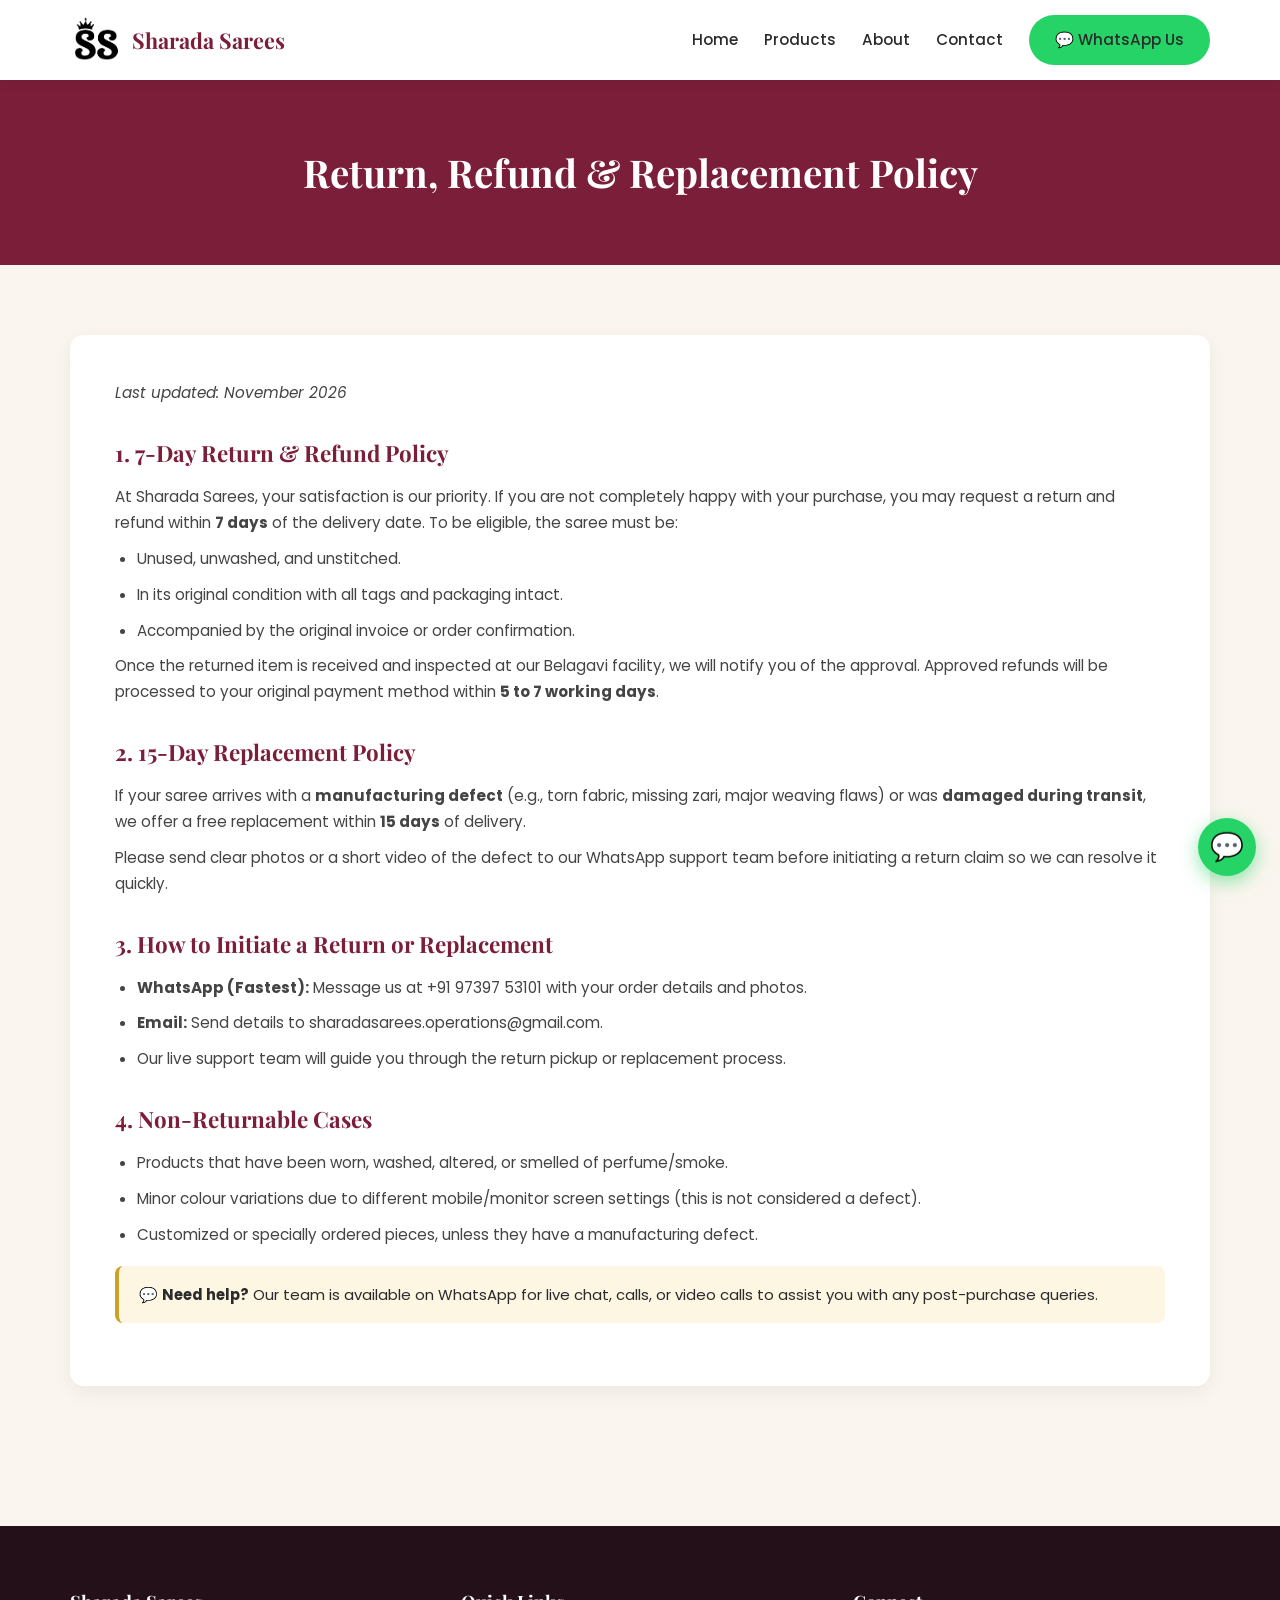
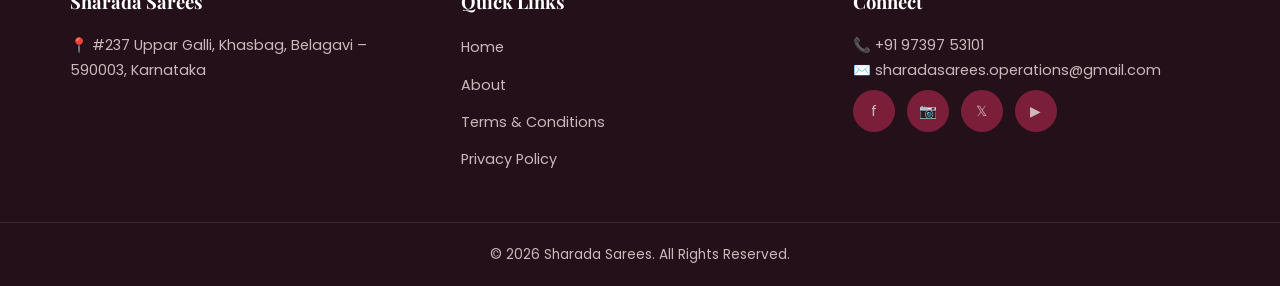
<file: return-policy.html>
<!DOCTYPE html>
<html lang="en">
<head>
  <meta charset="UTF-8">
  <meta name="viewport" content="width=device-width, initial-scale=1.0">
  <title>Return, Refund & Replacement Policy | Sharada Sarees</title>
  <link href="https://fonts.googleapis.com/css2?family=Playfair+Display:wght@600;700&family=Poppins:wght@400;500;600&display=swap" rel="stylesheet">
  <link rel="stylesheet" href="css/style.css">
  <link rel="icon" href="assets/logo.jpg">
</head>
<body>

<header>
  <div class="container nav">
    <a href="index.html" class="brand"><img src="assets/logo.jpg" alt="Sharada Sarees Logo"><span>Sharada Sarees</span></a>
    <ul class="nav-links" id="navLinks">
      <li><a href="index.html">Home</a></li>
      <li><a href="products.html">Products</a></li>
      <li><a href="about.html">About</a></li>
      <li><a href="contact.html">Contact</a></li>
      <li><a href="https://wa.me/919739753101" class="btn btn-wa" target="_blank">💬 WhatsApp Us</a></li>
    </ul>
    <button class="hamburger" id="hamburger">☰</button>
  </div>
</header>

<section class="page-hero"><h1>Return, Refund & Replacement Policy</h1></section>

<section>
  <div class="container policy-content">
    <p><em>Last updated: November 2026</em></p>

    <h2>1. 7-Day Return & Refund Policy</h2>
    <p>At Sharada Sarees, your satisfaction is our priority. If you are not completely happy with your purchase, you may request a return and refund within <strong>7 days</strong> of the delivery date. To be eligible, the saree must be:</p>
    <ul>
      <li>Unused, unwashed, and unstitched.</li>
      <li>In its original condition with all tags and packaging intact.</li>
      <li>Accompanied by the original invoice or order confirmation.</li>
    </ul>
    <p>Once the returned item is received and inspected at our Belagavi facility, we will notify you of the approval. Approved refunds will be processed to your original payment method within <strong>5 to 7 working days</strong>.</p>

    <h2>2. 15-Day Replacement Policy</h2>
    <p>If your saree arrives with a <strong>manufacturing defect</strong> (e.g., torn fabric, missing zari, major weaving flaws) or was <strong>damaged during transit</strong>, we offer a free replacement within <strong>15 days</strong> of delivery. </p>
    <p>Please send clear photos or a short video of the defect to our WhatsApp support team before initiating a return claim so we can resolve it quickly.</p>

    <h2>3. How to Initiate a Return or Replacement</h2>
    <ul>
      <li><strong>WhatsApp (Fastest):</strong> Message us at <a href="https://wa.me/919739753101" target="_blank">+91 97397 53101</a> with your order details and photos.</li>
      <li><strong>Email:</strong> Send details to <a href="mailto:sharadasarees.operations@gmail.com">sharadasarees.operations@gmail.com</a>.</li>
      <li>Our live support team will guide you through the return pickup or replacement process.</li>
    </ul>

    <h2>4. Non-Returnable Cases</h2>
    <ul>
      <li>Products that have been worn, washed, altered, or smelled of perfume/smoke.</li>
      <li>Minor colour variations due to different mobile/monitor screen settings (this is not considered a defect).</li>
      <li>Customized or specially ordered pieces, unless they have a manufacturing defect.</li>
    </ul>

    <div class="callout">💬 <strong>Need help?</strong> Our team is available on WhatsApp for live chat, calls, or video calls to assist you with any post-purchase queries.</div>
  </div>
</section>

<footer>
  <div class="container foot-grid">
    <div><h3>Sharada Sarees</h3><p>📍 #237 Uppar Galli, Khasbag, Belagavi – 590003, Karnataka</p></div>
    <div><h3>Quick Links</h3><ul>
      <li><a href="index.html">Home</a></li><li><a href="about.html">About</a></li>
      <li><a href="terms.html">Terms & Conditions</a></li><li><a href="privacy.html">Privacy Policy</a></li>
    </ul></div>
    <div><h3>Connect</h3><p>📞 +91 97397 53101</p><p>✉️ sharadasarees.operations@gmail.com</p>
      <div class="socials">
        <a href="https://www.facebook.com/SharadaSareees" target="_blank">f</a>
        <a href="https://www.instagram.com/sharada__sarees/" target="_blank">📷</a>
        <a href="https://x.com/SareesSharada" target="_blank">𝕏</a>
        <a href="https://www.youtube.com/@sharadasarees" target="_blank">▶</a>
      </div>
    </div>
  </div>
  <div class="foot-bottom">© <span id="year"></span> Sharada Sarees. All Rights Reserved.</div>
</footer>

<a href="https://wa.me/919739753101" class="float-wa" target="_blank" title="Chat on WhatsApp">💬</a>
<script src="js/main.js"></script>
</body>
</html>
</file>
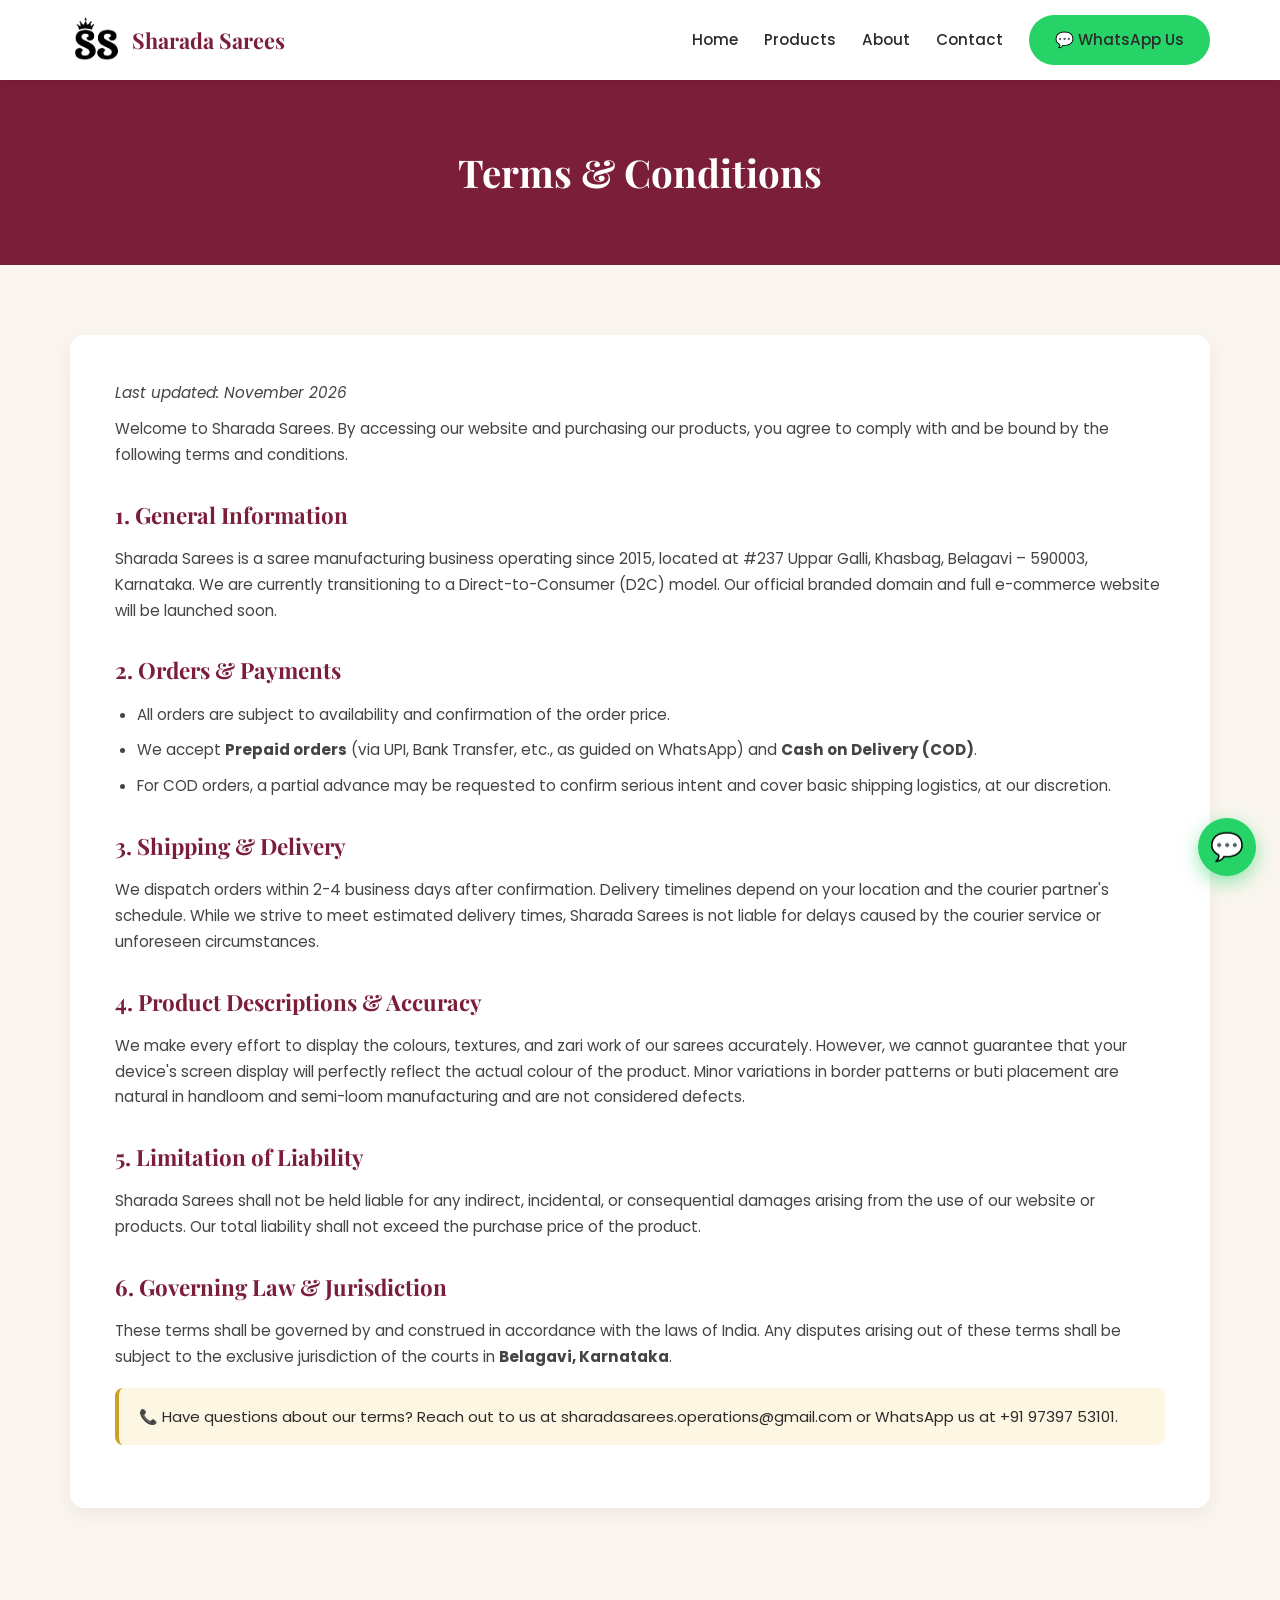
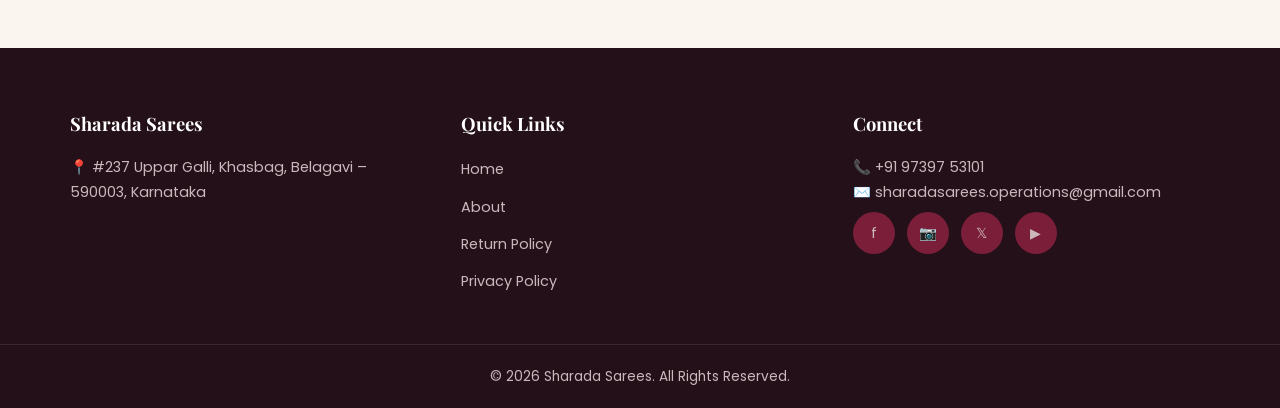
<file: terms.html>
<!DOCTYPE html>
<html lang="en">
<head>
  <meta charset="UTF-8">
  <meta name="viewport" content="width=device-width, initial-scale=1.0">
  <title>Terms & Conditions | Sharada Sarees</title>
  <link href="https://fonts.googleapis.com/css2?family=Playfair+Display:wght@600;700&family=Poppins:wght@400;500;600&display=swap" rel="stylesheet">
  <link rel="stylesheet" href="css/style.css">
  <link rel="icon" href="assets/logo.jpg">
</head>
<body>

<header>
  <div class="container nav">
    <a href="index.html" class="brand"><img src="assets/logo.jpg" alt="Sharada Sarees Logo"><span>Sharada Sarees</span></a>
    <ul class="nav-links" id="navLinks">
      <li><a href="index.html">Home</a></li>
      <li><a href="products.html">Products</a></li>
      <li><a href="about.html">About</a></li>
      <li><a href="contact.html">Contact</a></li>
      <li><a href="https://wa.me/919739753101" class="btn btn-wa" target="_blank">💬 WhatsApp Us</a></li>
    </ul>
    <button class="hamburger" id="hamburger">☰</button>
  </div>
</header>

<section class="page-hero"><h1>Terms & Conditions</h1></section>

<section>
  <div class="container policy-content">
    <p><em>Last updated: November 2026</em></p>
    <p>Welcome to Sharada Sarees. By accessing our website and purchasing our products, you agree to comply with and be bound by the following terms and conditions.</p>

    <h2>1. General Information</h2>
    <p>Sharada Sarees is a saree manufacturing business operating since 2015, located at #237 Uppar Galli, Khasbag, Belagavi – 590003, Karnataka. We are currently transitioning to a Direct-to-Consumer (D2C) model. Our official branded domain and full e-commerce website will be launched soon.</p>

    <h2>2. Orders & Payments</h2>
    <ul>
      <li>All orders are subject to availability and confirmation of the order price.</li>
      <li>We accept <strong>Prepaid orders</strong> (via UPI, Bank Transfer, etc., as guided on WhatsApp) and <strong>Cash on Delivery (COD)</strong>.</li>
      <li>For COD orders, a partial advance may be requested to confirm serious intent and cover basic shipping logistics, at our discretion.</li>
    </ul>

    <h2>3. Shipping & Delivery</h2>
    <p>We dispatch orders within 2-4 business days after confirmation. Delivery timelines depend on your location and the courier partner's schedule. While we strive to meet estimated delivery times, Sharada Sarees is not liable for delays caused by the courier service or unforeseen circumstances.</p>

    <h2>4. Product Descriptions & Accuracy</h2>
    <p>We make every effort to display the colours, textures, and zari work of our sarees accurately. However, we cannot guarantee that your device's screen display will perfectly reflect the actual colour of the product. Minor variations in border patterns or buti placement are natural in handloom and semi-loom manufacturing and are not considered defects.</p>

    <h2>5. Limitation of Liability</h2>
    <p>Sharada Sarees shall not be held liable for any indirect, incidental, or consequential damages arising from the use of our website or products. Our total liability shall not exceed the purchase price of the product.</p>

    <h2>6. Governing Law & Jurisdiction</h2>
    <p>These terms shall be governed by and construed in accordance with the laws of India. Any disputes arising out of these terms shall be subject to the exclusive jurisdiction of the courts in <strong>Belagavi, Karnataka</strong>.</p>

    <div class="callout">📞 Have questions about our terms? Reach out to us at <a href="mailto:sharadasarees.operations@gmail.com">sharadasarees.operations@gmail.com</a> or WhatsApp us at +91 97397 53101.</div>
  </div>
</section>

<footer>
  <div class="container foot-grid">
    <div><h3>Sharada Sarees</h3><p>📍 #237 Uppar Galli, Khasbag, Belagavi – 590003, Karnataka</p></div>
    <div><h3>Quick Links</h3><ul>
      <li><a href="index.html">Home</a></li><li><a href="about.html">About</a></li>
      <li><a href="return-policy.html">Return Policy</a></li><li><a href="privacy.html">Privacy Policy</a></li>
    </ul></div>
    <div><h3>Connect</h3><p>📞 +91 97397 53101</p><p>✉️ sharadasarees.operations@gmail.com</p>
      <div class="socials">
        <a href="https://www.facebook.com/SharadaSareees" target="_blank">f</a>
        <a href="https://www.instagram.com/sharada__sarees/" target="_blank">📷</a>
        <a href="https://x.com/SareesSharada" target="_blank">𝕏</a>
        <a href="https://www.youtube.com/@sharadasarees" target="_blank">▶</a>
      </div>
    </div>
  </div>
  <div class="foot-bottom">© <span id="year"></span> Sharada Sarees. All Rights Reserved.</div>
</footer>

<a href="https://wa.me/919739753101" class="float-wa" target="_blank" title="Chat on WhatsApp">💬</a>
<script src="js/main.js"></script>
</body>
</html>
</file>
<file: css/style.css>
/* ============ SHARADA SAREES - MASTER STYLES ============ */
:root{
  --maroon:#7b1e3a;
  --maroon-dark:#5a1229;
  --gold:#c9a227;
  --gold-light:#e6c65c;
  --cream:#faf6ef;
  --dark:#2b2b2b;
  --gray:#6b6b6b;
  --white:#ffffff;
  --wa:#25d366;
}
*{margin:0;padding:0;box-sizing:border-box}
body{font-family:'Poppins',sans-serif;color:var(--dark);background:var(--cream);line-height:1.7}
h1,h2,h3,h4{font-family:'Playfair Display',serif;color:var(--maroon)}
a{text-decoration:none;color:inherit}
img{max-width:100%;display:block}
.container{width:min(1140px,92%);margin:0 auto}
section{padding:70px 0}

/* ---------- HEADER ---------- */
header{position:sticky;top:0;z-index:1000;background:var(--white);
  box-shadow:0 2px 12px rgba(0,0,0,.08)}
.nav{display:flex;align-items:center;justify-content:space-between;padding:14px 0}
.brand{display:flex;align-items:center;gap:10px}
.brand img{height:52px;width:auto}
.brand span{font-family:'Playfair Display',serif;font-size:1.35rem;
  font-weight:700;color:var(--maroon)}
.nav-links{display:flex;gap:26px;list-style:none;align-items:center}
.nav-links a{font-weight:500;font-size:.95rem;color:var(--dark);transition:.3s}
.nav-links a:hover,.nav-links a.active{color:var(--maroon)}
.btn{display:inline-block;padding:12px 26px;border-radius:50px;font-weight:600;
  transition:.3s;cursor:pointer;border:none;font-size:.95rem}
.btn-wa{background:var(--wa);color:#fff}
.btn-wa:hover{background:#1eb857;transform:translateY(-2px)}
.btn-gold{background:var(--gold);color:#fff}
.btn-gold:hover{background:var(--maroon);transform:translateY(-2px)}
.btn-outline{border:2px solid var(--maroon);color:var(--maroon)}
.btn-outline:hover{background:var(--maroon);color:#fff}
.hamburger{display:none;font-size:1.7rem;background:none;border:none;
  color:var(--maroon);cursor:pointer}

/* ---------- HERO ---------- */
.hero{background:linear-gradient(rgba(90,18,41,.85),rgba(90,18,41,.9)),
  url('../assets/product-group1.jpeg') center/cover;color:#fff;padding:110px 0}
.hero h1{color:#fff;font-size:2.9rem;line-height:1.25;margin-bottom:18px}
.hero h1 em{color:var(--gold-light);font-style:normal}
.hero p{font-size:1.1rem;max-width:640px;margin-bottom:30px;opacity:.95}
.hero-btns{display:flex;gap:14px;flex-wrap:wrap}
.badge-strip{display:flex;gap:14px;flex-wrap:wrap;margin-top:40px}
.badge{background:rgba(255,255,255,.12);border:1px solid rgba(255,255,255,.3);
  padding:8px 18px;border-radius:50px;font-size:.85rem;font-weight:500}

/* ---------- SECTION HEADINGS ---------- */
.sec-title{text-align:center;margin-bottom:45px}
.sec-title h2{font-size:2.2rem;margin-bottom:10px}
.sec-title p{color:var(--gray);max-width:600px;margin:0 auto}
.sec-title::after{content:"";display:block;width:70px;height:3px;
  background:var(--gold);margin:16px auto 0;border-radius:2px}

/* ---------- CARDS ---------- */
.grid-3{display:grid;grid-template-columns:repeat(auto-fit,minmax(280px,1fr));gap:26px}
.card{background:#fff;border-radius:14px;padding:30px;text-align:center;
  box-shadow:0 6px 20px rgba(0,0,0,.06);transition:.3s;border-top:3px solid var(--gold)}
.card:hover{transform:translateY(-6px);box-shadow:0 12px 30px rgba(0,0,0,.12)}
.card .icon{font-size:2.2rem;margin-bottom:14px}
.card h3{font-size:1.25rem;margin-bottom:10px}
.card p{color:var(--gray);font-size:.93rem}

/* ---------- PRODUCT ---------- */
.product-card{background:#fff;border-radius:16px;overflow:hidden;
  box-shadow:0 8px 24px rgba(0,0,0,.08);max-width:520px;margin:0 auto}
.product-card img{width:100%;height:420px;object-fit:cover}
.product-body{padding:26px}
.product-body h3{font-size:1.4rem;margin-bottom:8px}
.price{font-size:1.6rem;font-weight:700;color:var(--maroon);margin:10px 0 4px}
.price small{color:var(--gray);font-size:.85rem;font-weight:400}
.tag{display:inline-block;background:#f3e9d2;color:#8a6d1a;font-size:.75rem;
  padding:4px 12px;border-radius:20px;font-weight:600;margin-bottom:10px}

/* ---------- PROCESS ---------- */
.process{background:var(--white)}
.steps{display:grid;grid-template-columns:repeat(auto-fit,minmax(200px,1fr));gap:24px}
.step{text-align:center;padding:20px}
.step .num{width:54px;height:54px;line-height:54px;border-radius:50%;
  background:var(--maroon);color:var(--gold-light);font-size:1.3rem;
  font-weight:700;margin:0 auto 14px;font-family:'Playfair Display',serif}
.step h4{margin-bottom:8px}
.step p{font-size:.88rem;color:var(--gray)}

/* ---------- CTA BAND ---------- */
.cta-band{background:linear-gradient(90deg,var(--maroon),var(--maroon-dark));
  color:#fff;text-align:center;border-radius:18px;padding:50px 30px}
.cta-band h2{color:#fff;font-size:1.9rem;margin-bottom:12px}
.cta-band p{opacity:.9;margin-bottom:24px}

/* ---------- POLICY PAGES ---------- */
.page-hero{background:var(--maroon);color:#fff;padding:60px 0;text-align:center}
.page-hero h1{color:#fff;font-size:2.4rem}
.policy-content{background:#fff;border-radius:14px;padding:45px;
  box-shadow:0 6px 20px rgba(0,0,0,.06)}
.policy-content h2{font-size:1.4rem;margin:28px 0 12px;color:var(--maroon)}
.policy-content h2:first-child{margin-top:0}
.policy-content p,.policy-content li{color:#444;font-size:.95rem;margin-bottom:10px}
.policy-content ul{padding-left:22px}
.callout{background:#fdf6e3;border-left:4px solid var(--gold);
  padding:16px 20px;border-radius:8px;margin:18px 0;font-size:.93rem}

/* ---------- CONTACT ---------- */
.contact-grid{display:grid;grid-template-columns:1fr 1fr;gap:34px}
.info-box{background:#fff;border-radius:14px;padding:30px;
  box-shadow:0 6px 20px rgba(0,0,0,.06)}
.info-row{display:flex;gap:16px;margin-bottom:22px;align-items:flex-start}
.info-row .ic{width:46px;height:46px;border-radius:50%;background:var(--cream);
  display:flex;align-items:center;justify-content:center;font-size:1.2rem;flex-shrink:0}
.info-row h4{font-size:1rem;margin-bottom:4px}
.info-row p,.info-row a{color:var(--gray);font-size:.92rem;word-break:break-word}
.socials{display:flex;gap:12px;margin-top:8px}
.socials a{width:42px;height:42px;border-radius:50%;background:var(--maroon);
  color:#fff;display:flex;align-items:center;justify-content:center;
  font-size:1.1rem;transition:.3s}
.socials a:hover{background:var(--gold);transform:translateY(-3px)}
.map-frame{width:100%;height:380px;border:0;border-radius:14px;overflow:hidden}

/* ---------- FOOTER ---------- */
footer{background:#241018;color:#cbb8bd;padding:60px 0 0;margin-top:70px}
.foot-grid{display:grid;grid-template-columns:repeat(auto-fit,minmax(220px,1fr));gap:34px}
.foot-grid h3{color:#fff;font-size:1.15rem;margin-bottom:16px}
.foot-grid p,.foot-grid a{font-size:.9rem;color:#cbb8bd}
.foot-grid ul{list-style:none}
.foot-grid li{margin-bottom:10px}
.foot-grid a:hover{color:var(--gold-light)}
.foot-bottom{border-top:1px solid rgba(255,255,255,.1);text-align:center;
  padding:20px 0;font-size:.85rem;margin-top:40px}

/* ---------- FLOATING WHATSAPP ---------- */
.float-wa{position:fixed;bottom:24px;right:24px;z-index:999;
  background:var(--wa);color:#fff;width:58px;height:58px;border-radius:50%;
  display:flex;align-items:center;justify-content:center;font-size:1.7rem;
  box-shadow:0 6px 18px rgba(37,211,102,.5);animation:pulse 2.2s infinite}
@keyframes pulse{0%{box-shadow:0 0 0 0 rgba(37,211,102,.45)}
  70%{box-shadow:0 0 0 16px rgba(37,211,102,0)}
  100%{box-shadow:0 0 0 0 rgba(37,211,102,0)}}

/* ---------- RESPONSIVE ---------- */
@media(max-width:860px){
  .nav-links{position:fixed;top:74px;left:0;right:0;background:#fff;
    flex-direction:column;padding:24px;gap:18px;box-shadow:0 10px 20px rgba(0,0,0,.1);
    transform:translateY(-150%);transition:.4s}
  .nav-links.open{transform:translateY(0)}
  .hamburger{display:block}
  .contact-grid{grid-template-columns:1fr}
  .hero h1{font-size:2.1rem}
}
</file>
